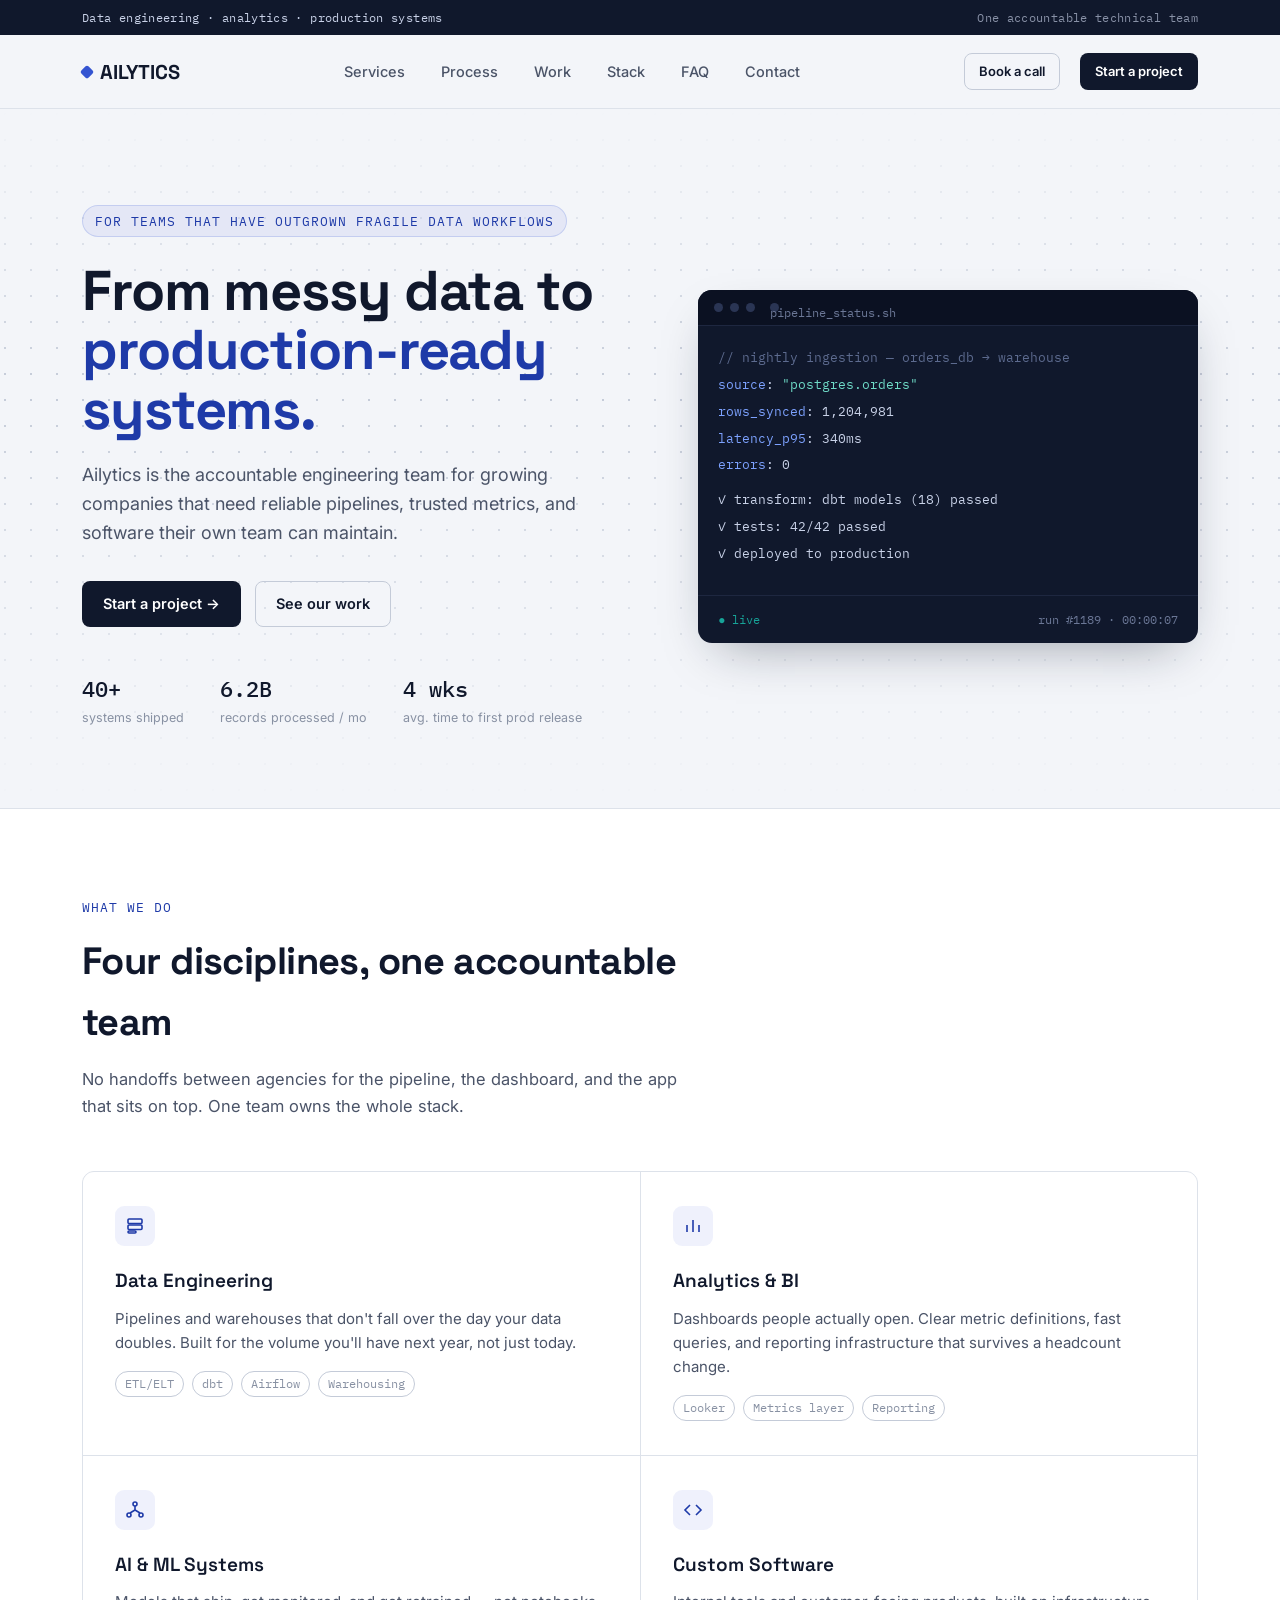
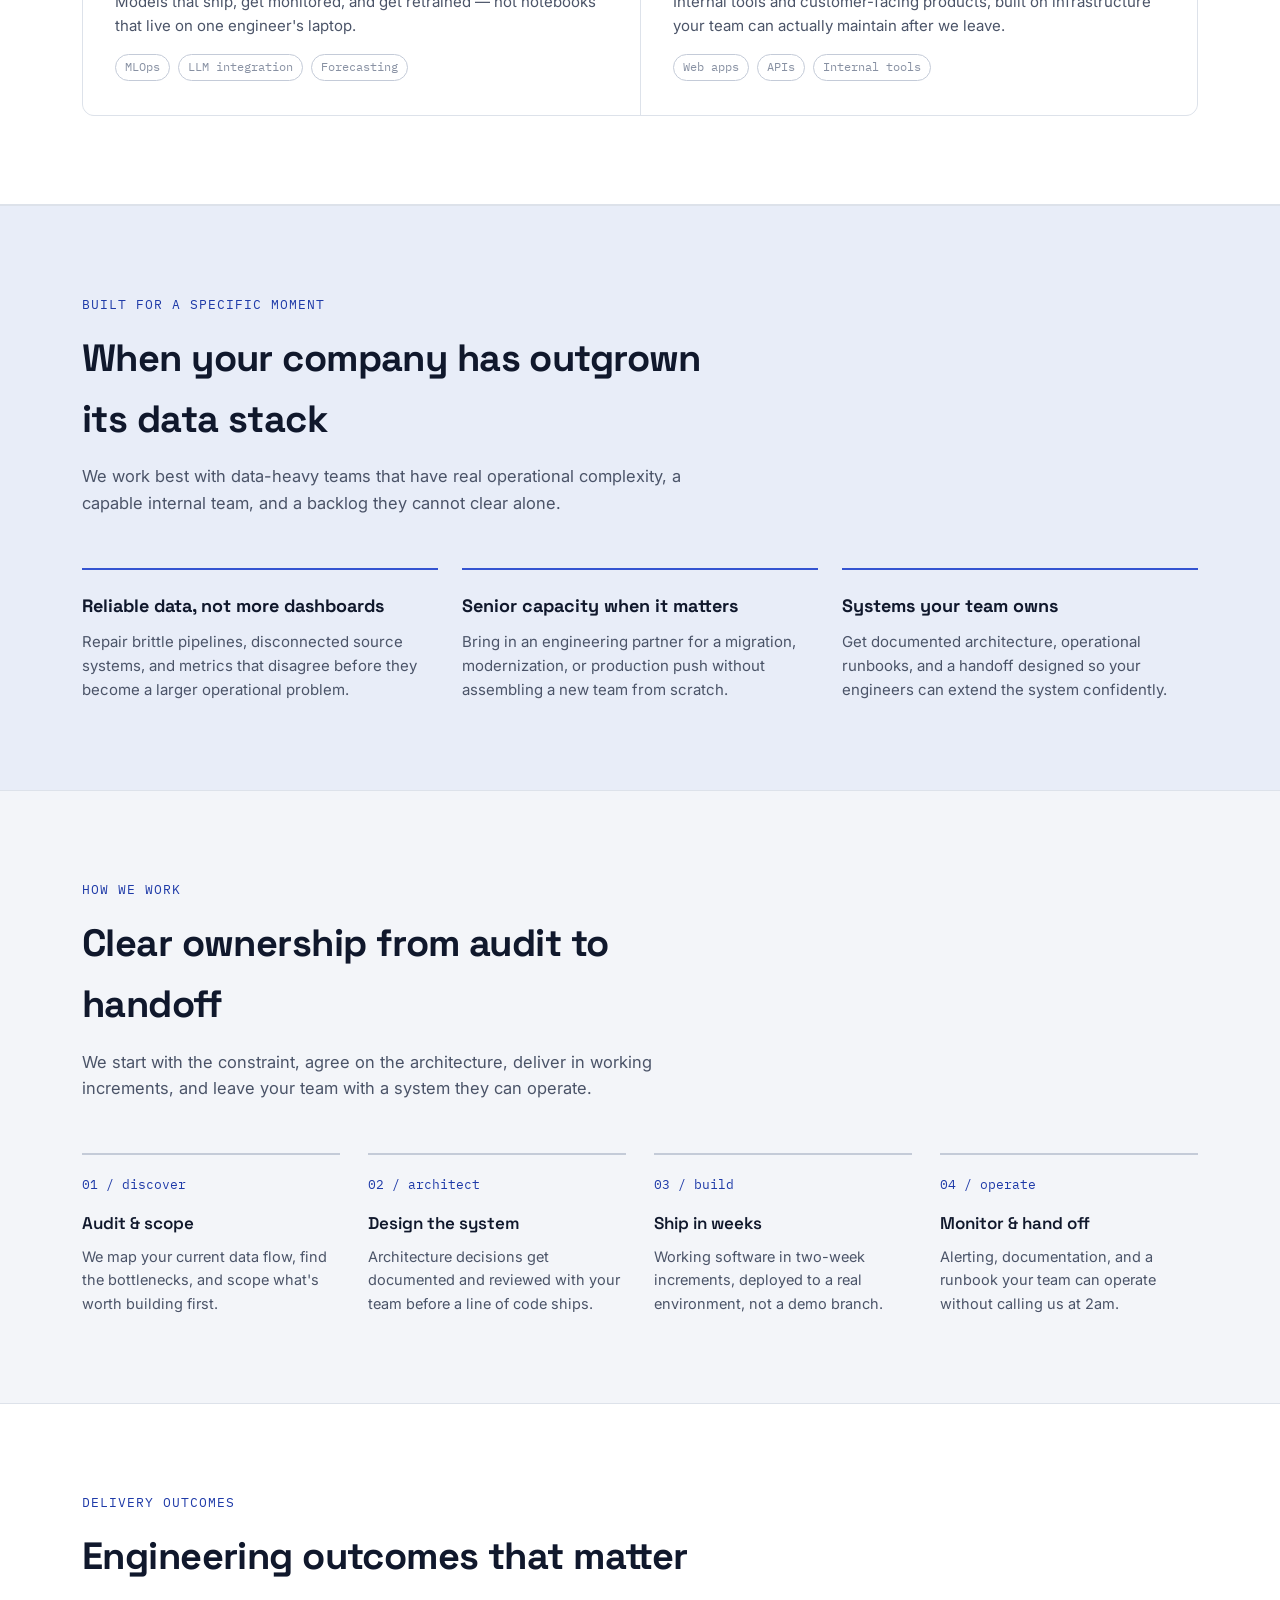
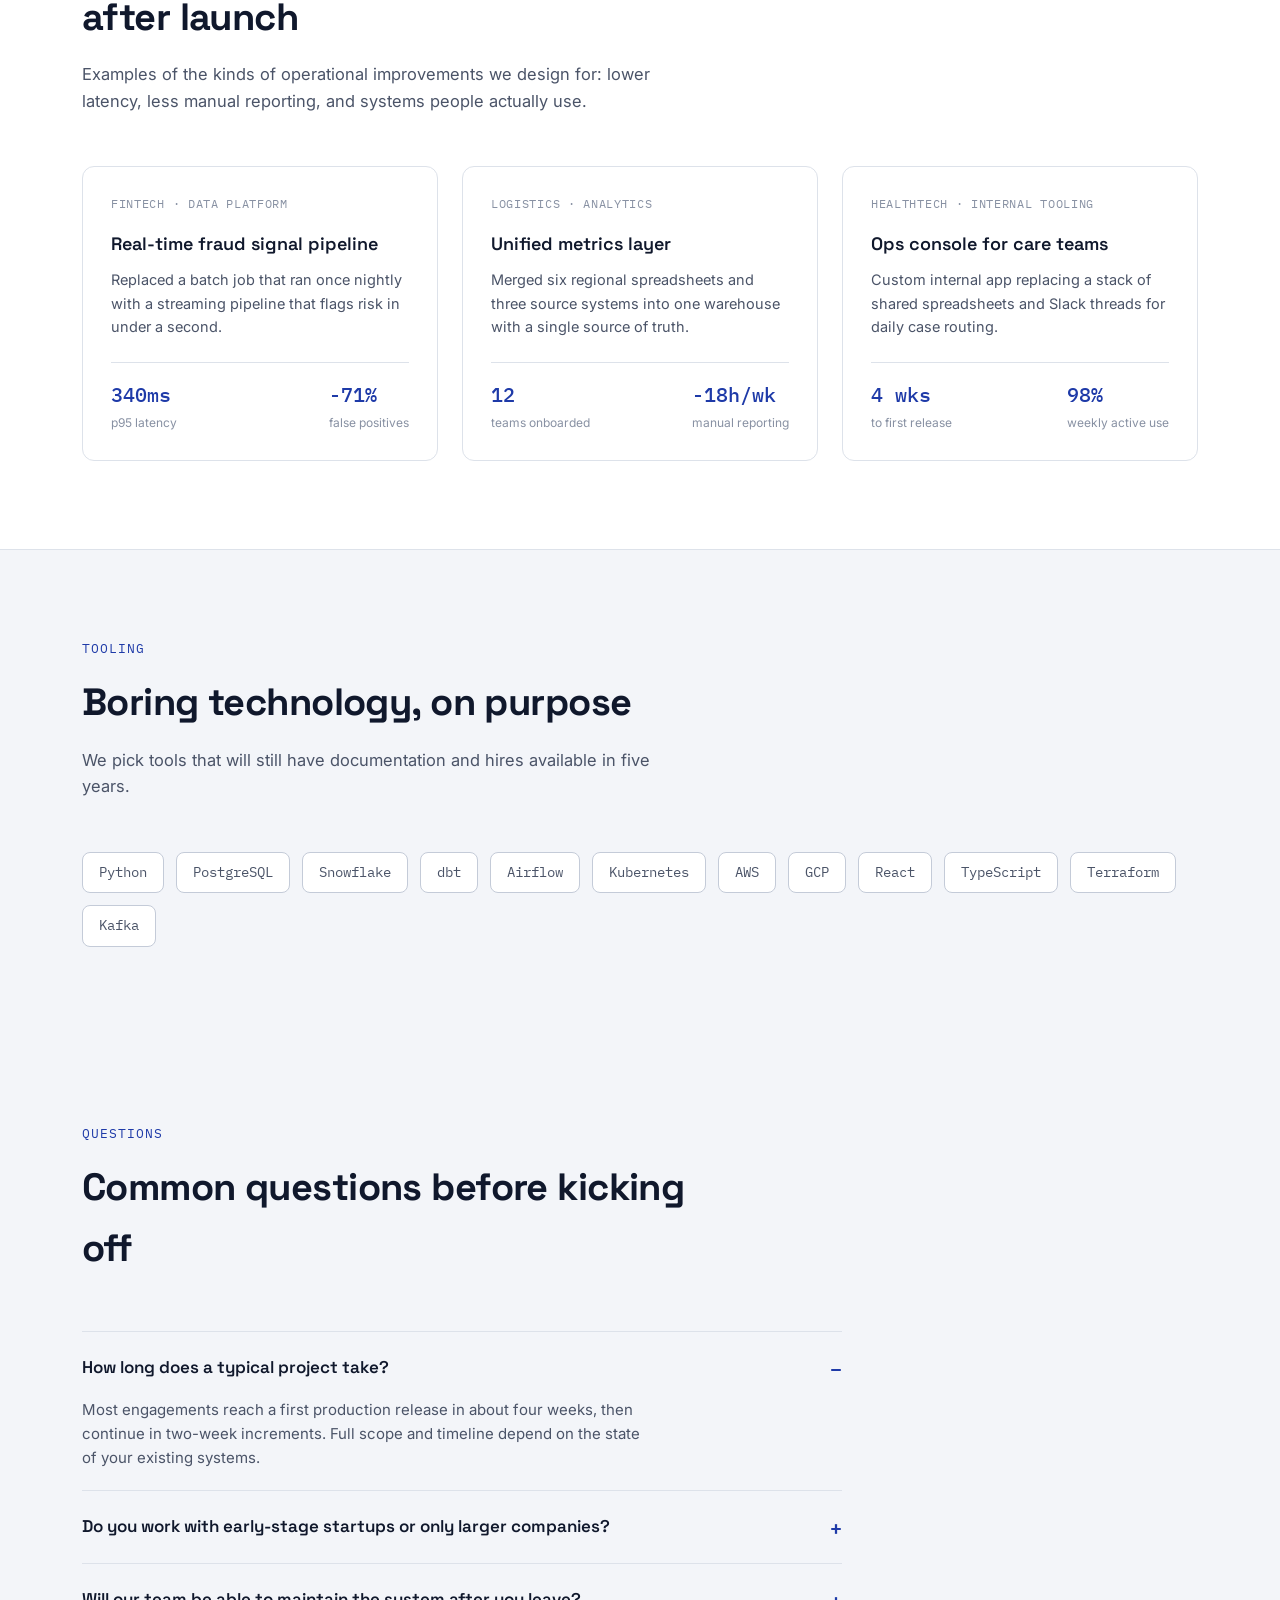
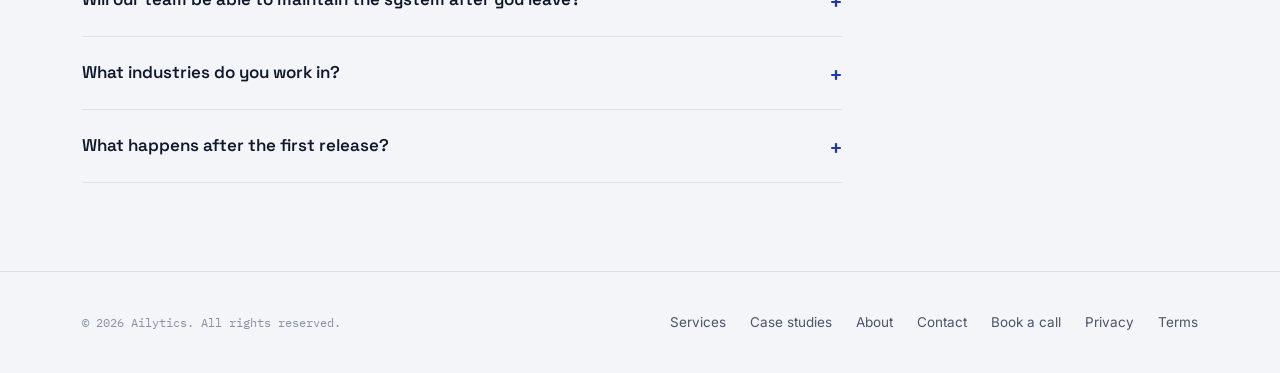
<file: index.html>
<!DOCTYPE html>
<html lang="en">
<head>
<meta charset="UTF-8">
<meta name="viewport" content="width=device-width, initial-scale=1.0">

<title>Ailytics | Production-Ready Data Systems for Growing Teams</title>
<meta name="description" content="Ailytics builds reliable data pipelines, trusted analytics, and production-ready systems for growing companies that have outgrown spreadsheets and fragile workflows.">
<meta name="keywords" content="data engineering services, data pipeline consulting, analytics engineering, AI-ready data infrastructure, data warehouse modernization, business intelligence services">
<meta name="robots" content="index, follow, max-image-preview:large, max-snippet:-1, max-video-preview:-1">
<meta name="author" content="Ailytics">
<link rel="canonical" href="https://ailytics.in/">
<meta name="theme-color" content="#10182C">

<!-- Open Graph / Facebook / LinkedIn -->
<meta property="og:type" content="website">
<meta property="og:url" content="https://ailytics.in/">
<meta property="og:site_name" content="Ailytics">
<meta property="og:title" content="Ailytics | Production-Ready Data Systems for Growing Teams">
<meta property="og:description" content="Reliable data pipelines, trusted analytics, and production-ready systems for teams that have outgrown fragile workflows.">
<meta property="og:image" content="https://ailytics.in/og-image.png">
<meta property="og:image:width" content="1200">
<meta property="og:image:height" content="630">
<meta property="og:locale" content="en_US">

<!-- Twitter / X -->
<meta name="twitter:card" content="summary_large_image">
<meta name="twitter:title" content="Ailytics | Production-Ready Data Systems for Growing Teams">
<meta name="twitter:description" content="Reliable data pipelines, trusted analytics, and production-ready systems for teams that have outgrown fragile workflows.">
<meta name="twitter:image" content="https://ailytics.in/og-image.png">

<!-- Favicons -->
<link rel="icon" href="/favicon.ico" sizes="any">
<link rel="icon" type="image/png" sizes="192x192" href="/favicon-192.png">
<link rel="apple-touch-icon" sizes="192x192" href="/favicon-192.png">
<link rel="icon" type="image/png" sizes="512x512" href="/favicon-512.png">

<link rel="preconnect" href="https://fonts.googleapis.com">
<link rel="preconnect" href="https://fonts.gstatic.com" crossorigin>
<link href="https://fonts.googleapis.com/css2?family=Space+Grotesk:wght@500;600;700&family=Inter:wght@400;500;600&family=IBM+Plex+Mono:wght@400;500&display=swap" rel="stylesheet">

<!-- ===== STRUCTURED DATA (JSON-LD) — helps Google show rich results and understand entity/services ===== -->
<script type="application/ld+json">
{
  "@context": "https://schema.org",
  "@type": "ProfessionalService",
  "name": "Ailytics",
  "url": "https://ailytics.in/",
  "logo": "https://ailytics.in/favicon-512.png",
  "image": "https://ailytics.in/og-image.png",
  "description": "Ailytics builds reliable data pipelines, trusted analytics, and production-ready systems for growing teams.",
  "priceRange": "$$$",
  "hasOfferCatalog": {
    "@type": "OfferCatalog",
    "name": "Services",
    "itemListElement": [
      { "@type": "Offer", "itemOffered": { "@type": "Service", "name": "Data Engineering", "description": "Pipelines, ETL/ELT, and data warehousing." } },
      { "@type": "Offer", "itemOffered": { "@type": "Service", "name": "Analytics & BI", "description": "Dashboards, reporting infrastructure, and metrics layers." } },
      { "@type": "Offer", "itemOffered": { "@type": "Service", "name": "AI & ML Systems", "description": "Model development, MLOps, and LLM integration." } },
      { "@type": "Offer", "itemOffered": { "@type": "Service", "name": "Custom Software", "description": "Web apps, APIs, and internal tools." } }
    ]
  }
}
</script>
<script type="application/ld+json">
{
  "@context": "https://schema.org",
  "@type": "WebSite",
  "name": "Ailytics",
  "url": "https://ailytics.in/"
}
</script>
<script type="application/ld+json">
{
  "@context": "https://schema.org",
  "@type": "FAQPage",
  "mainEntity": [
    {
      "@type": "Question",
      "name": "How long does a typical project take?",
      "acceptedAnswer": { "@type": "Answer", "text": "Most engagements reach a first production release in about four weeks, then continue in two-week increments. Full scope and timeline depend on the state of your existing systems." }
    },
    {
      "@type": "Question",
      "name": "Do you work with early-stage startups or only larger companies?",
      "acceptedAnswer": { "@type": "Answer", "text": "Both. We scope projects to the size of the problem, not a fixed package, so early-stage teams and established companies work with us on different but comparably structured engagements." }
    },
    {
      "@type": "Question",
      "name": "Will our team be able to maintain the system after you leave?",
      "acceptedAnswer": { "@type": "Answer", "text": "Yes. Every engagement includes documentation, a runbook, and a handoff period where your engineers operate the system with us still available for support." }
    },
    {
      "@type": "Question",
      "name": "What industries do you work in?",
      "acceptedAnswer": { "@type": "Answer", "text": "We've shipped systems in fintech, logistics, and healthtech, and generally work well with any team that has real operational data and outgrown manual processes." }
    },
    {
      "@type": "Question",
      "name": "What happens after the first release?",
      "acceptedAnswer": { "@type": "Answer", "text": "We agree the next priorities in two-week increments and provide monitoring, documentation, and a practical handoff path for your team." }
    }
  ]
}
</script>
<style>
  :root{
    --bg: #F3F5F9;
    --surface: #FFFFFF;
    --ink: #10182C;
    --ink-soft: #4B5468;
    --ink-faint: #8891A3;
    --accent: #3454D1;
    --accent-ink: #1E3AA8;
    --accent-2: #17A398;
    --line: #DDE2EA;
    --line-strong: #C4CBD8;
    --radius: 12px;
    --radius-sm: 8px;
    --shadow: 0 1px 2px rgba(16,24,44,0.04), 0 8px 24px -12px rgba(16,24,44,0.12);
    --font-display: "Space Grotesk", sans-serif;
    --font-body: "Inter", sans-serif;
    --font-mono: "IBM Plex Mono", monospace;
  }

  *{ box-sizing: border-box; margin:0; padding:0; }

  html{ scroll-behavior: smooth; }

  @media (prefers-reduced-motion: reduce){
    html{ scroll-behavior: auto; }
    *{ animation-duration: 0.01ms !important; animation-iteration-count: 1 !important; transition-duration: 0.01ms !important; }
  }

  body{
    background: var(--bg);
    color: var(--ink);
    font-family: var(--font-body);
    font-size: 16px;
    line-height: 1.6;
    -webkit-font-smoothing: antialiased;
  }

  img,svg{ display:block; max-width:100%; }

  a{ color: inherit; text-decoration: none; }

  .wrap{
    max-width: 1180px;
    margin: 0 auto;
    padding: 0 32px;
  }

  ::selection{ background: var(--accent); color: #fff; }

  :focus-visible{
    outline: 2px solid var(--accent);
    outline-offset: 3px;
    border-radius: 3px;
  }

  /* ---------- status strip ---------- */
  .status-strip{
    background: var(--ink);
    color: #C9D2E8;
    font-family: var(--font-mono);
    font-size: 12px;
    letter-spacing: 0.03em;
  }
  .status-strip .wrap{
    padding: 8px 32px;
    display:flex;
    align-items:center;
    justify-content:space-between;
    gap: 16px;
    flex-wrap: wrap;
  }
  .status-dot{
    display:inline-block;
    width:7px; height:7px;
    border-radius:50%;
    background: var(--accent-2);
    margin-right:8px;
    box-shadow: 0 0 0 0 rgba(23,163,152,0.6);
    animation: pulse 2.4s ease-out infinite;
  }
  @keyframes pulse{
    0%{ box-shadow: 0 0 0 0 rgba(23,163,152,0.55); }
    70%{ box-shadow: 0 0 0 6px rgba(23,163,152,0); }
    100%{ box-shadow: 0 0 0 0 rgba(23,163,152,0); }
  }
  .status-strip .meta{ opacity:0.65; }

  /* ---------- nav ---------- */
  header.site{
    position: sticky;
    top: 0;
    z-index: 50;
    background: rgba(243,245,249,0.88);
    backdrop-filter: blur(10px);
    border-bottom: 1px solid var(--line);
  }
  nav{
    display:flex;
    align-items:center;
    justify-content:space-between;
    padding: 18px 0;
  }
  .logo{
    font-family: var(--font-display);
    font-weight:700;
    font-size: 20px;
    letter-spacing: -0.01em;
    display:flex;
    align-items:center;
    gap:8px;
  }
  .logo .mark{
    width:10px; height:10px;
    background: var(--accent);
    border-radius: 2px;
    transform: rotate(45deg);
  }
  .nav-links{
    display:flex;
    gap: 36px;
    list-style:none;
    font-size: 14.5px;
    font-weight: 500;
  }
  .nav-links a{
    color: var(--ink-soft);
    position:relative;
    padding: 4px 0;
  }
  .nav-links a:hover{ color: var(--ink); }
  .nav-cta{
    display:flex;
    align-items:center;
    gap: 20px;
  }
  .btn{
    font-family: var(--font-body);
    font-weight: 600;
    font-size: 14.5px;
    padding: 10px 20px;
    border-radius: var(--radius-sm);
    border: 1px solid transparent;
    cursor:pointer;
    display:inline-flex;
    align-items:center;
    gap:8px;
    transition: transform 0.15s ease, box-shadow 0.15s ease, background 0.15s ease;
  }
  .btn-primary{
    background: var(--ink);
    color: #fff;
  }
  .btn-primary:hover{ background: var(--accent-ink); transform: translateY(-1px); }
  .btn-ghost{
    background: transparent;
    color: var(--ink);
    border-color: var(--line-strong);
  }
  .btn-ghost:hover{ border-color: var(--ink); }
  .btn-sm{ padding: 7px 14px; font-size: 13px; }

  .menu-toggle{
    display:none;
    background:none;
    border:none;
    cursor:pointer;
    width: 32px; height: 32px;
    flex-direction:column;
    justify-content:center;
    align-items:center;
    gap: 5px;
  }
  .menu-toggle span{
    width: 20px; height: 2px;
    background: var(--ink);
    display:block;
  }

  /* ---------- hero ---------- */
  .hero{
    padding: 96px 0 80px;
    background-image: radial-gradient(var(--line-strong) 1px, transparent 1px);
    background-size: 26px 26px;
    background-position: -8px -8px;
    position: relative;
  }
  .hero::before{
    content:"";
    position:absolute;
    inset:0;
    background: linear-gradient(180deg, var(--bg) 0%, rgba(243,245,249,0) 40%, var(--bg) 100%);
    pointer-events:none;
  }
  .hero .wrap{
    position:relative;
    display:grid;
    grid-template-columns: 1.05fr 0.95fr;
    gap: 64px;
    align-items:center;
  }
  .eyebrow{
    font-family: var(--font-mono);
    font-size: 12.5px;
    letter-spacing: 0.08em;
    text-transform: uppercase;
    color: var(--accent-ink);
    display:inline-flex;
    align-items:center;
    gap:8px;
    background: rgba(52,84,209,0.08);
    border: 1px solid rgba(52,84,209,0.18);
    padding: 5px 12px;
    border-radius: 100px;
    margin-bottom: 24px;
  }
  h1{
    font-family: var(--font-display);
    font-weight: 700;
    font-size: clamp(36px, 4.4vw, 56px);
    line-height: 1.06;
    letter-spacing: -0.02em;
    margin-bottom: 22px;
  }
  h1 em{
    font-style: normal;
    color: var(--accent-ink);
  }
  .lede{
    font-size: 18px;
    color: var(--ink-soft);
    max-width: 46ch;
    margin-bottom: 34px;
  }
  .hero-actions{
    display:flex;
    gap: 14px;
    margin-bottom: 44px;
    flex-wrap: wrap;
  }
  .hero-stats{
    display:flex;
    gap: 36px;
    flex-wrap:wrap;
  }
  .hero-stats div{ min-width: 90px; }
  .hero-stats .num{
    font-family: var(--font-mono);
    font-size: 22px;
    font-weight: 500;
    color: var(--ink);
  }
  .hero-stats .label{
    font-size: 12.5px;
    color: var(--ink-faint);
    margin-top: 2px;
  }

  /* console card */
  .console{
    background: var(--ink);
    border-radius: 14px;
    overflow: hidden;
    box-shadow: 0 20px 50px -20px rgba(16,24,44,0.4);
    font-family: var(--font-mono);
    font-size: 13px;
  }
  .console-bar{
    display:flex;
    align-items:center;
    gap:7px;
    padding: 13px 16px;
    background: #0B1122;
    border-bottom: 1px solid #1E2740;
  }
  .console-bar span{
    width:9px; height:9px;
    border-radius:50%;
    background: #2A3554;
  }
  .console-bar .title{
    margin-left:8px;
    color: #6B7796;
    font-size: 12px;
  }
  .console-body{
    padding: 22px 20px 24px;
    color: #C9D2E8;
  }
  .console-body .comment{ color: #5D6B8F; }
  .console-body .key{ color: #7DA2FF; }
  .console-body .str{ color: #6FDCC8; }
  .console-body .line{ margin-bottom: 6px; white-space: pre-wrap; }
  .console-foot{
    border-top: 1px solid #1E2740;
    padding: 14px 20px;
    display:flex;
    justify-content:space-between;
    align-items:center;
    font-size: 12px;
    color: #6B7796;
  }
  .console-foot .live{ color: var(--accent-2); display:flex; align-items:center; }

  /* ---------- section shell ---------- */
  section{ padding: 88px 0; }
  .section-head{
    max-width: 620px;
    margin-bottom: 52px;
  }
  .section-tag{
    font-family: var(--font-mono);
    font-size: 12.5px;
    letter-spacing: 0.08em;
    text-transform: uppercase;
    color: var(--accent-ink);
    margin-bottom: 14px;
    display:block;
  }
  h2{
    font-family: var(--font-display);
    font-weight: 700;
    font-size: clamp(28px, 3vw, 38px);
    letter-spacing: -0.015em;
    margin-bottom: 14px;
  }
  .section-head p{ color: var(--ink-soft); font-size: 16.5px; }

  /* ---------- services ---------- */
  .services{ background: var(--surface); border-top: 1px solid var(--line); border-bottom: 1px solid var(--line); }
  .service-grid{
    display:grid;
    grid-template-columns: repeat(2, 1fr);
    gap: 1px;
    background: var(--line);
    border: 1px solid var(--line);
    border-radius: var(--radius);
    overflow:hidden;
  }
  .service-card{
    background: var(--surface);
    padding: 34px 32px;
    transition: background 0.2s ease;
  }
  .service-card:hover{ background: #FAFBFD; }
  .service-icon{
    width: 40px; height:40px;
    border-radius: 9px;
    background: rgba(52,84,209,0.08);
    display:flex; align-items:center; justify-content:center;
    color: var(--accent-ink);
    margin-bottom: 20px;
  }
  .service-card h3{
    font-family: var(--font-display);
    font-size: 19px;
    font-weight: 600;
    margin-bottom: 10px;
  }
  .service-card p{
    color: var(--ink-soft);
    font-size: 15px;
    margin-bottom: 16px;
  }
  .service-tags{
    display:flex; flex-wrap:wrap; gap: 8px;
  }
  .service-tags span{
    font-family: var(--font-mono);
    font-size: 11.5px;
    color: var(--ink-faint);
    border: 1px solid var(--line-strong);
    padding: 3px 9px;
    border-radius: 100px;
  }

  /* ---------- fit ---------- */
  .fit{ background: #E8EDF8; border-top: 1px solid var(--line); border-bottom: 1px solid var(--line); }
  .fit-grid{
    display:grid;
    grid-template-columns: repeat(3, 1fr);
    gap: 24px;
  }
  .fit-item{
    border-top: 2px solid var(--accent);
    padding: 22px 0 0;
  }
  .fit-item h3{
    font-family: var(--font-display);
    font-size: 18px;
    margin-bottom: 9px;
  }
  .fit-item p{ color: var(--ink-soft); font-size: 15px; }

  /* ---------- process ---------- */
  .process-grid{
    display:grid;
    grid-template-columns: repeat(4, 1fr);
    gap: 28px;
  }
  .process-step{
    border-top: 2px solid var(--line-strong);
    padding-top: 20px;
    position:relative;
  }
  .process-step .idx{
    font-family: var(--font-mono);
    font-size: 13px;
    color: var(--accent-ink);
    display:block;
    margin-bottom: 14px;
  }
  .process-step h3{
    font-family: var(--font-display);
    font-size: 17px;
    font-weight: 600;
    margin-bottom: 8px;
  }
  .process-step p{ color: var(--ink-soft); font-size: 14.5px; }

  /* ---------- work ---------- */
  .work{ background: var(--surface); border-top: 1px solid var(--line); border-bottom: 1px solid var(--line); }
  .work-grid{
    display:grid;
    grid-template-columns: repeat(3, 1fr);
    gap: 24px;
  }
  .work-card{
    border: 1px solid var(--line);
    border-radius: var(--radius);
    padding: 28px;
    display:flex;
    flex-direction:column;
    height: 100%;
  }
  .work-tag{
    font-family: var(--font-mono);
    font-size: 11.5px;
    text-transform: uppercase;
    letter-spacing: 0.06em;
    color: var(--ink-faint);
    margin-bottom: 16px;
  }
  .work-card h3{
    font-family: var(--font-display);
    font-size: 18px;
    font-weight: 600;
    margin-bottom: 10px;
  }
  .work-card p{
    color: var(--ink-soft);
    font-size: 14.5px;
    margin-bottom: 24px;
    flex-grow: 1;
  }
  .work-stat{
    border-top: 1px solid var(--line);
    padding-top: 16px;
    display:flex;
    justify-content:space-between;
  }
  .work-stat div .num{
    font-family: var(--font-mono);
    font-size: 20px;
    color: var(--accent-ink);
    font-weight: 500;
  }
  .work-stat div .label{
    font-size: 12px;
    color: var(--ink-faint);
    margin-top: 2px;
  }

  /* ---------- stack ---------- */
  .stack-row{
    display:flex;
    flex-wrap:wrap;
    gap: 12px;
  }
  .stack-row span{
    font-family: var(--font-mono);
    font-size: 13.5px;
    color: var(--ink-soft);
    border: 1px solid var(--line-strong);
    background: var(--surface);
    padding: 9px 16px;
    border-radius: var(--radius-sm);
  }

  /* ---------- testimonials ---------- */
  .testimonials{ background: var(--ink); color: #E7EAF3; }
  .testimonial-grid{
    display:grid;
    grid-template-columns: repeat(2, 1fr);
    gap: 28px;
  }
  .quote-card{
    background: rgba(255,255,255,0.04);
    border: 1px solid rgba(255,255,255,0.09);
    border-radius: var(--radius);
    padding: 30px;
  }
  .quote-card p.q{
    font-family: var(--font-display);
    font-size: 19px;
    line-height: 1.45;
    font-weight: 500;
    margin-bottom: 22px;
  }
  .quote-attr{
    display:flex;
    align-items:center;
    gap: 12px;
  }
  .quote-avatar{
    width: 36px; height:36px;
    border-radius: 50%;
    background: linear-gradient(135deg, var(--accent), var(--accent-2));
    flex-shrink:0;
  }
  .quote-attr .role{ font-size: 13px; color: #9AA5C0; }
  .quote-attr .name{ font-size: 14.5px; font-weight: 600; }
  .testimonials .section-head p{ color: #9AA5C0; }
  .testimonials .section-tag{ color: var(--accent-2); }

  /* ---------- faq ---------- */
  .faq-list{ max-width: 760px; }
  .faq-item{
    border-top: 1px solid var(--line);
    padding: 20px 0;
  }
  .faq-item:last-child{ border-bottom: 1px solid var(--line); }
  .faq-item summary{
    cursor: pointer;
    font-family: var(--font-display);
    font-weight: 600;
    font-size: 17px;
    list-style: none;
    display:flex;
    justify-content:space-between;
    align-items:center;
    gap: 16px;
  }
  .faq-item summary::-webkit-details-marker{ display:none; }
  .faq-item summary::after{
    content: "+";
    font-family: var(--font-mono);
    font-size: 20px;
    color: var(--accent-ink);
    flex-shrink:0;
    transition: transform 0.2s ease;
  }
  .faq-item[open] summary::after{ content: "–"; }
  .faq-item p{
    color: var(--ink-soft);
    font-size: 15px;
    margin-top: 14px;
    max-width: 62ch;
  }

  /* ---------- footer ---------- */
  footer{
    border-top: 1px solid var(--line);
    padding: 40px 0;
  }
  footer .wrap{
    display:flex;
    justify-content:space-between;
    align-items:center;
    flex-wrap: wrap;
    gap: 16px;
  }
  footer .foot-links{
    display:flex;
    gap: 24px;
    font-size: 13.5px;
    color: var(--ink-soft);
    list-style:none;
  }
  footer .copyright{
    font-family: var(--font-mono);
    font-size: 12px;
    color: var(--ink-faint);
  }

  .mobile-booking{
    display:none;
    position:fixed;
    right:16px;
    bottom:16px;
    z-index:60;
    box-shadow: 0 10px 24px rgba(16,24,44,0.24);
  }

  /* ---------- reveal ---------- */
  .reveal{
    opacity: 0;
    transform: translateY(14px);
    transition: opacity 0.6s ease, transform 0.6s ease;
  }
  .reveal.in{ opacity: 1; transform: translateY(0); }

  /* ---------- responsive ---------- */
  @media (max-width: 980px){
    .hero .wrap{ grid-template-columns: 1fr; }
    .console{ max-width: 480px; }
    .service-grid{ grid-template-columns: 1fr; }
    .process-grid{ grid-template-columns: repeat(2, 1fr); }
    .work-grid{ grid-template-columns: 1fr; }
    .testimonial-grid{ grid-template-columns: 1fr; }
    .fit-grid{ grid-template-columns: 1fr; }
  }
  @media (max-width: 760px){
    .wrap{ padding: 0 20px; }
    .nav-links{
      position: fixed;
      top: 61px; left:0; right:0;
      background: var(--bg);
      border-bottom: 1px solid var(--line);
      flex-direction: column;
      padding: 20px;
      gap: 18px;
      display:none;
    }
    .nav-links.open{ display:flex; }
    .menu-toggle{ display:flex; }
    .nav-cta .btn-ghost{ display:none; }
    .hero{ padding: 56px 0 60px; }
    .hero-stats{ gap: 24px; }
    section{ padding: 60px 0; }
    .process-grid{ grid-template-columns: 1fr; }
    .status-strip .meta{ display:none; }
    .mobile-booking{ display:inline-flex; }
  }
</style>
</head>
<body>

  <div class="status-strip">
    <div class="wrap">
      <span>Data engineering · analytics · production systems</span>
      <span class="meta">One accountable technical team</span>
    </div>
  </div>

  <header class="site">
    <div class="wrap">
      <nav>
        <a href="#top" class="logo"><span class="mark"></span>AILYTICS</a>
        <ul class="nav-links" id="navLinks">
          <li><a href="services.html">Services</a></li>
          <li><a href="#process">Process</a></li>
          <li><a href="#work">Work</a></li>
          <li><a href="#stack">Stack</a></li>
          <li><a href="#faq">FAQ</a></li>
          <li><a href="contact.html">Contact</a></li>
        </ul>
        <div class="nav-cta">
          <a href="https://calendly.com/ailyticssystem/30min" class="btn btn-ghost btn-sm" target="_blank" rel="noopener noreferrer">Book a call</a>
          <a href="contact.html" class="btn btn-primary btn-sm">Start a project</a>
          <button class="menu-toggle" id="menuToggle" aria-label="Toggle menu" aria-expanded="false">
            <span></span><span></span><span></span>
          </button>
        </div>
      </nav>
    </div>
  </header>

  <main id="top">
    <!-- HERO -->
    <section class="hero">
      <div class="wrap">
        <div>
          <span class="eyebrow">For teams that have outgrown fragile data workflows</span>
          <h1>From messy data to <em>production-ready systems.</em></h1>
          <p class="lede">Ailytics is the accountable engineering team for growing companies that need reliable pipelines, trusted metrics, and software their own team can maintain.</p>
          <div class="hero-actions">
            <a href="contact.html" class="btn btn-primary">Start a project →</a>
            <a href="case-studies.html" class="btn btn-ghost">See our work</a>
          </div>
          <div class="hero-stats">
            <div><div class="num">40+</div><div class="label">systems shipped</div></div>
            <div><div class="num">6.2B</div><div class="label">records processed / mo</div></div>
            <div><div class="num">4 wks</div><div class="label">avg. time to first prod release</div></div>
          </div>
        </div>

        <div class="console">
          <div class="console-bar">
            <span></span><span></span><span></span>
            <span class="title">pipeline_status.sh</span>
          </div>
          <div class="console-body">
            <div class="line comment">// nightly ingestion — orders_db → warehouse</div>
            <div class="line"><span class="key">source</span>: <span class="str">"postgres.orders"</span></div>
            <div class="line"><span class="key">rows_synced</span>: 1,204,981</div>
            <div class="line"><span class="key">latency_p95</span>: 340ms</div>
            <div class="line"><span class="key">errors</span>: 0</div>
            <div class="line" style="margin-top:14px;">✓ transform: dbt models (18) passed</div>
            <div class="line">✓ tests: 42/42 passed</div>
            <div class="line">✓ deployed to production</div>
          </div>
          <div class="console-foot">
            <span class="live">● live</span>
            <span>run #1189 · 00:00:07</span>
          </div>
        </div>
      </div>
    </section>

    <!-- SERVICES -->
    <section id="services" class="services">
      <div class="wrap">
        <div class="section-head reveal">
          <span class="section-tag">What we do</span>
          <h2>Four disciplines, one accountable team</h2>
          <p>No handoffs between agencies for the pipeline, the dashboard, and the app that sits on top. One team owns the whole stack.</p>
        </div>

        <div class="service-grid reveal">
          <div class="service-card">
            <div class="service-icon">
              <svg width="20" height="20" viewBox="0 0 20 20" fill="none" stroke="currentColor" stroke-width="1.6" aria-hidden="true" focusable="false"><rect x="3" y="3" width="14" height="4.5" rx="1"/><rect x="3" y="9" width="14" height="4.5" rx="1"/><rect x="3" y="15" width="8" height="2" rx="1"/></svg>
            </div>
            <h3>Data Engineering</h3>
            <p>Pipelines and warehouses that don't fall over the day your data doubles. Built for the volume you'll have next year, not just today.</p>
            <div class="service-tags"><span>ETL/ELT</span><span>dbt</span><span>Airflow</span><span>Warehousing</span></div>
          </div>

          <div class="service-card">
            <div class="service-icon">
              <svg width="20" height="20" viewBox="0 0 20 20" fill="none" stroke="currentColor" stroke-width="1.6" aria-hidden="true" focusable="false"><path d="M4 16V9"/><path d="M10 16V4"/><path d="M16 16v-7"/></svg>
            </div>
            <h3>Analytics &amp; BI</h3>
            <p>Dashboards people actually open. Clear metric definitions, fast queries, and reporting infrastructure that survives a headcount change.</p>
            <div class="service-tags"><span>Looker</span><span>Metrics layer</span><span>Reporting</span></div>
          </div>

          <div class="service-card">
            <div class="service-icon">
              <svg width="20" height="20" viewBox="0 0 20 20" fill="none" stroke="currentColor" stroke-width="1.6" aria-hidden="true" focusable="false"><circle cx="10" cy="4" r="2"/><circle cx="4" cy="15" r="2"/><circle cx="16" cy="15" r="2"/><path d="M10 6v4M10 10 5 13M10 10l5 3"/></svg>
            </div>
            <h3>AI &amp; ML Systems</h3>
            <p>Models that ship, get monitored, and get retrained — not notebooks that live on one engineer's laptop.</p>
            <div class="service-tags"><span>MLOps</span><span>LLM integration</span><span>Forecasting</span></div>
          </div>

          <div class="service-card">
            <div class="service-icon">
              <svg width="20" height="20" viewBox="0 0 20 20" fill="none" stroke="currentColor" stroke-width="1.6" aria-hidden="true" focusable="false"><path d="M7 5 2 10l5 5"/><path d="M13 5l5 5-5 5"/></svg>
            </div>
            <h3>Custom Software</h3>
            <p>Internal tools and customer-facing products, built on infrastructure your team can actually maintain after we leave.</p>
            <div class="service-tags"><span>Web apps</span><span>APIs</span><span>Internal tools</span></div>
          </div>
        </div>
      </div>
    </section>

    <!-- FIT -->
    <section id="fit" class="fit">
      <div class="wrap">
        <div class="section-head reveal">
          <span class="section-tag">Built for a specific moment</span>
          <h2>When your company has outgrown its data stack</h2>
          <p>We work best with data-heavy teams that have real operational complexity, a capable internal team, and a backlog they cannot clear alone.</p>
        </div>
        <div class="fit-grid reveal">
          <div class="fit-item">
            <h3>Reliable data, not more dashboards</h3>
            <p>Repair brittle pipelines, disconnected source systems, and metrics that disagree before they become a larger operational problem.</p>
          </div>
          <div class="fit-item">
            <h3>Senior capacity when it matters</h3>
            <p>Bring in an engineering partner for a migration, modernization, or production push without assembling a new team from scratch.</p>
          </div>
          <div class="fit-item">
            <h3>Systems your team owns</h3>
            <p>Get documented architecture, operational runbooks, and a handoff designed so your engineers can extend the system confidently.</p>
          </div>
        </div>
      </div>
    </section>

    <!-- PROCESS -->
    <section id="process">
      <div class="wrap">
        <div class="section-head reveal">
          <span class="section-tag">How we work</span>
          <h2>Clear ownership from audit to handoff</h2>
          <p>We start with the constraint, agree on the architecture, deliver in working increments, and leave your team with a system they can operate.</p>
        </div>

        <div class="process-grid reveal">
          <div class="process-step">
            <span class="idx">01 / discover</span>
            <h3>Audit &amp; scope</h3>
            <p>We map your current data flow, find the bottlenecks, and scope what's worth building first.</p>
          </div>
          <div class="process-step">
            <span class="idx">02 / architect</span>
            <h3>Design the system</h3>
            <p>Architecture decisions get documented and reviewed with your team before a line of code ships.</p>
          </div>
          <div class="process-step">
            <span class="idx">03 / build</span>
            <h3>Ship in weeks</h3>
            <p>Working software in two-week increments, deployed to a real environment, not a demo branch.</p>
          </div>
          <div class="process-step">
            <span class="idx">04 / operate</span>
            <h3>Monitor &amp; hand off</h3>
            <p>Alerting, documentation, and a runbook your team can operate without calling us at 2am.</p>
          </div>
        </div>
      </div>
    </section>

    <!-- WORK -->
    <section id="work" class="work">
      <div class="wrap">
        <div class="section-head reveal">
          <span class="section-tag">Delivery outcomes</span>
          <h2>Engineering outcomes that matter after launch</h2>
          <p>Examples of the kinds of operational improvements we design for: lower latency, less manual reporting, and systems people actually use.</p>
        </div>

        <div class="work-grid reveal">
          <div class="work-card">
            <div class="work-tag">Fintech · Data platform</div>
            <h3>Real-time fraud signal pipeline</h3>
            <p>Replaced a batch job that ran once nightly with a streaming pipeline that flags risk in under a second.</p>
            <div class="work-stat">
              <div><div class="num">340ms</div><div class="label">p95 latency</div></div>
              <div><div class="num">-71%</div><div class="label">false positives</div></div>
            </div>
          </div>

          <div class="work-card">
            <div class="work-tag">Logistics · Analytics</div>
            <h3>Unified metrics layer</h3>
            <p>Merged six regional spreadsheets and three source systems into one warehouse with a single source of truth.</p>
            <div class="work-stat">
              <div><div class="num">12</div><div class="label">teams onboarded</div></div>
              <div><div class="num">-18h/wk</div><div class="label">manual reporting</div></div>
            </div>
          </div>

          <div class="work-card">
            <div class="work-tag">Healthtech · Internal tooling</div>
            <h3>Ops console for care teams</h3>
            <p>Custom internal app replacing a stack of shared spreadsheets and Slack threads for daily case routing.</p>
            <div class="work-stat">
              <div><div class="num">4 wks</div><div class="label">to first release</div></div>
              <div><div class="num">98%</div><div class="label">weekly active use</div></div>
            </div>
          </div>
        </div>
      </div>
    </section>

    <!-- STACK -->
    <section id="stack">
      <div class="wrap">
        <div class="section-head reveal">
          <span class="section-tag">Tooling</span>
          <h2>Boring technology, on purpose</h2>
          <p>We pick tools that will still have documentation and hires available in five years.</p>
        </div>
        <div class="stack-row reveal">
          <span>Python</span><span>PostgreSQL</span><span>Snowflake</span><span>dbt</span>
          <span>Airflow</span><span>Kubernetes</span><span>AWS</span><span>GCP</span>
          <span>React</span><span>TypeScript</span><span>Terraform</span><span>Kafka</span>
        </div>
      </div>
    </section>

    <!-- FAQ -->
    <section id="faq">
      <div class="wrap">
        <div class="section-head reveal">
          <span class="section-tag">Questions</span>
          <h2>Common questions before kicking off</h2>
        </div>
        <div class="faq-list reveal">
          <details class="faq-item" open>
            <summary>How long does a typical project take?</summary>
            <p>Most engagements reach a first production release in about four weeks, then continue in two-week increments. Full scope and timeline depend on the state of your existing systems.</p>
          </details>
          <details class="faq-item">
            <summary>Do you work with early-stage startups or only larger companies?</summary>
            <p>Both. We scope projects to the size of the problem, not a fixed package, so early-stage teams and established companies work with us on different but comparably structured engagements.</p>
          </details>
          <details class="faq-item">
            <summary>Will our team be able to maintain the system after you leave?</summary>
            <p>Yes. Every engagement includes documentation, a runbook, and a handoff period where your engineers operate the system with us still available for support.</p>
          </details>
          <details class="faq-item">
            <summary>What industries do you work in?</summary>
            <p>We've shipped systems in fintech, logistics, and healthtech, and generally work well with any team that has real operational data and outgrown manual processes.</p>
          </details>
          <details class="faq-item">
            <summary>What happens after the first release?</summary>
            <p>We agree the next priorities in two-week increments and provide monitoring, documentation, and a practical handoff path for your team.</p>
          </details>
        </div>
      </div>
    </section>

  </main>

  <footer>
    <div class="wrap">
      <span class="copyright">© 2026 Ailytics. All rights reserved.</span>
      <ul class="foot-links">
        <li><a href="services.html">Services</a></li>
        <li><a href="case-studies.html">Case studies</a></li>
        <li><a href="about.html">About</a></li>
        <li><a href="contact.html">Contact</a></li>
        <li><a href="https://calendly.com/ailyticssystem/30min" target="_blank" rel="noopener noreferrer">Book a call</a></li>
        <li><a href="privacy.html">Privacy</a></li>
        <li><a href="terms.html">Terms</a></li>
      </ul>
    </div>
  </footer>

  <script>
    // mobile menu
    const menuToggle = document.getElementById('menuToggle');
    const navLinks = document.getElementById('navLinks');
    menuToggle.addEventListener('click', () => {
      const isOpen = navLinks.classList.toggle('open');
      menuToggle.setAttribute('aria-expanded', isOpen);
    });
    navLinks.querySelectorAll('a').forEach(a => {
      a.addEventListener('click', () => {
        navLinks.classList.remove('open');
        menuToggle.setAttribute('aria-expanded', 'false');
      });
    });

    // scroll reveal
    const revealEls = document.querySelectorAll('.reveal');
    if ('IntersectionObserver' in window) {
      const io = new IntersectionObserver((entries) => {
        entries.forEach(entry => {
          if (entry.isIntersecting) {
            entry.target.classList.add('in');
            io.unobserve(entry.target);
          }
        });
      }, { threshold: 0.12 });
      revealEls.forEach(el => io.observe(el));
    } else {
      revealEls.forEach(el => el.classList.add('in'));
    }
  </script>
  <a class="btn btn-primary mobile-booking" href="https://calendly.com/ailyticssystem/30min" target="_blank" rel="noopener noreferrer">Book a call</a>
</body>
</html>
</file>
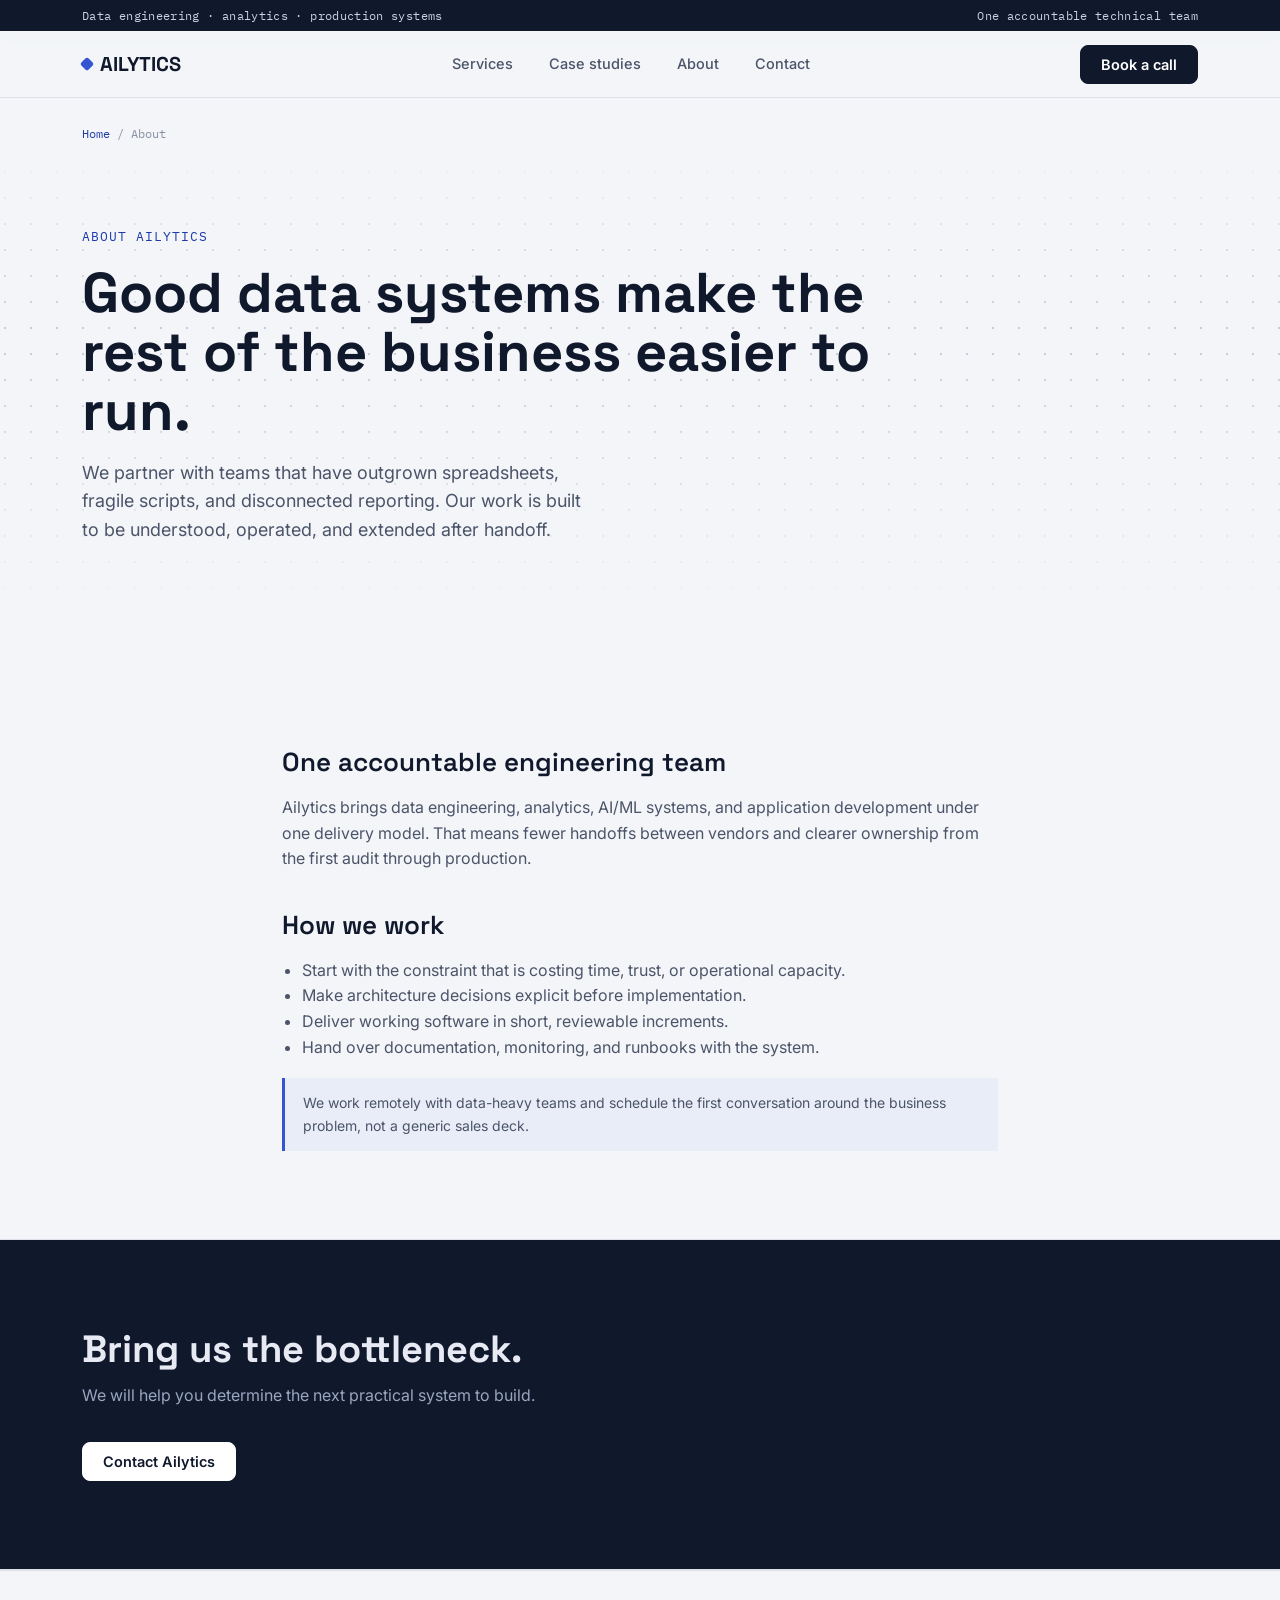
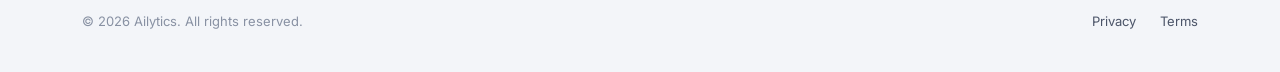
<file: about.html>
<!doctype html><html lang="en"><head><meta charset="utf-8"><meta name="viewport" content="width=device-width,initial-scale=1"><title>About Ailytics | Accountable Data Engineering</title><meta name="description" content="Learn how Ailytics helps growing teams turn fragmented operational data into reliable production systems."><link rel="canonical" href="https://ailytics.in/about.html"><meta property="og:title" content="About Ailytics"><meta property="og:description" content="An accountable engineering partner for production-ready data systems."><meta property="og:image" content="https://ailytics.in/og-image.png"><link rel="stylesheet" href="site.css"><link rel="preconnect" href="https://fonts.googleapis.com"><link rel="preconnect" href="https://fonts.gstatic.com" crossorigin><link href="https://fonts.googleapis.com/css2?family=Space+Grotesk:wght@500;600;700&family=Inter:wght@400;500;600&family=IBM+Plex+Mono:wght@400;500&display=swap" rel="stylesheet"></head><body><div class="strip"><div class="wrap"><span>Data engineering · analytics · production systems</span><span>One accountable technical team</span></div></div><header class="site-header"><nav class="nav wrap"><a class="brand" href="index.html"><i class="mark"></i>AILYTICS</a><ul class="links"><li><a href="services.html">Services</a></li><li><a href="case-studies.html">Case studies</a></li><li><a href="about.html">About</a></li><li><a href="contact.html">Contact</a></li></ul><a class="button" href="https://calendly.com/ailyticssystem/30min" target="_blank" rel="noopener noreferrer">Book a call</a></nav></header><main><div class="wrap breadcrumb"><a href="index.html">Home</a> / About</div><section class="hero"><div class="wrap"><span class="eyebrow">About Ailytics</span><h1>Good data systems make the rest of the business easier to run.</h1><p>We partner with teams that have outgrown spreadsheets, fragile scripts, and disconnected reporting. Our work is built to be understood, operated, and extended after handoff.</p></div></section><section><div class="wrap prose"><h2>One accountable engineering team</h2><p>Ailytics brings data engineering, analytics, AI/ML systems, and application development under one delivery model. That means fewer handoffs between vendors and clearer ownership from the first audit through production.</p><h2>How we work</h2><ul><li>Start with the constraint that is costing time, trust, or operational capacity.</li><li>Make architecture decisions explicit before implementation.</li><li>Deliver working software in short, reviewable increments.</li><li>Hand over documentation, monitoring, and runbooks with the system.</li></ul><div class="callout">We work remotely with data-heavy teams and schedule the first conversation around the business problem, not a generic sales deck.</div></div></section><section class="banner"><div class="wrap"><h2>Bring us the bottleneck.</h2><p>We will help you determine the next practical system to build.</p><div class="actions"><a class="button" href="contact.html">Contact Ailytics</a></div></div></section></main><footer><div class="wrap"><span>© 2026 Ailytics. All rights reserved.</span><ul class="foot-links"><li><a href="privacy.html">Privacy</a></li><li><a href="terms.html">Terms</a></li></ul></div></footer><a class="button mobile-book" href="https://calendly.com/ailyticssystem/30min" target="_blank" rel="noopener noreferrer">Book a call</a></body></html>
</file>
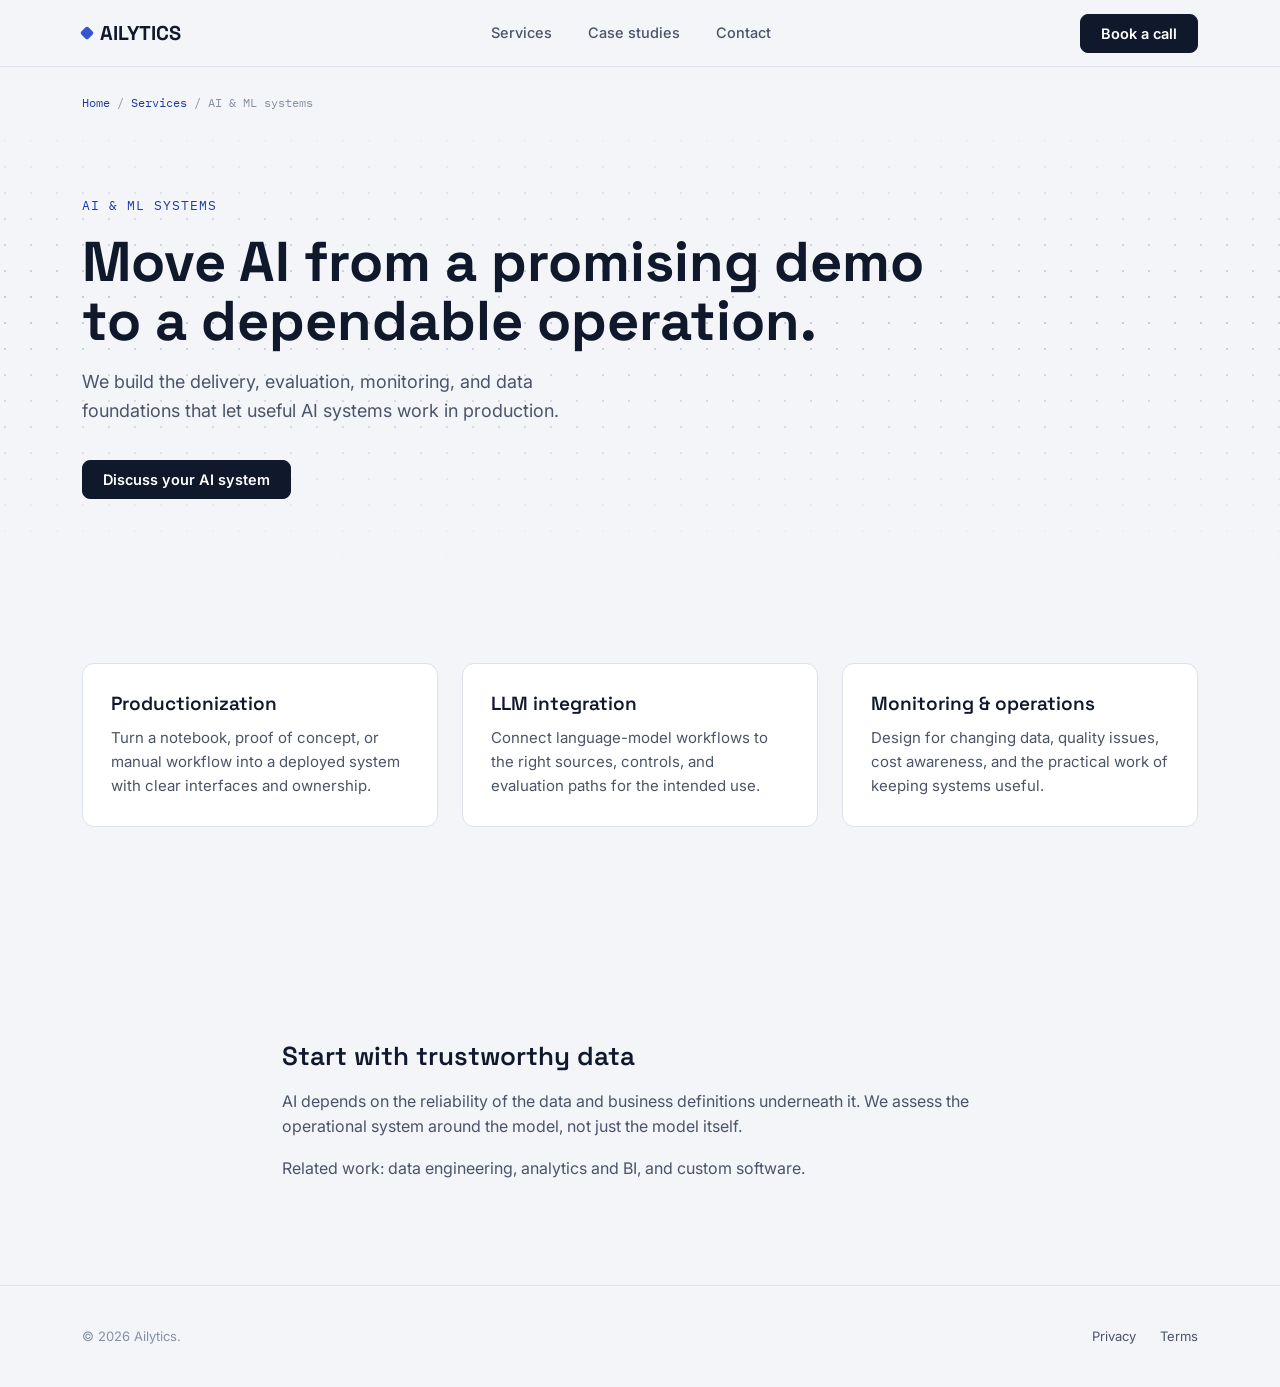
<file: ai-ml-systems.html>
<!doctype html><html lang="en"><head><meta charset="utf-8"><meta name="viewport" content="width=device-width,initial-scale=1"><title>AI & ML Systems | Ailytics</title><meta name="description" content="Ailytics helps teams deploy, monitor, and maintain practical AI and ML systems on reliable data foundations."><link rel="canonical" href="https://ailytics.in/ai-ml-systems.html"><meta property="og:title" content="AI & ML Systems | Ailytics"><meta property="og:description" content="Production-oriented AI and ML systems on reliable data foundations."><meta property="og:image" content="https://ailytics.in/og-image.png"><link rel="stylesheet" href="site.css"><link rel="preconnect" href="https://fonts.googleapis.com"><link rel="preconnect" href="https://fonts.gstatic.com" crossorigin><link href="https://fonts.googleapis.com/css2?family=Space+Grotesk:wght@500;600;700&family=Inter:wght@400;500;600&family=IBM+Plex+Mono:wght@400;500&display=swap" rel="stylesheet"></head><body><header class="site-header"><nav class="nav wrap"><a class="brand" href="index.html"><i class="mark"></i>AILYTICS</a><ul class="links"><li><a href="services.html">Services</a></li><li><a href="case-studies.html">Case studies</a></li><li><a href="contact.html">Contact</a></li></ul><a class="button" href="https://calendly.com/ailyticssystem/30min" target="_blank" rel="noopener noreferrer">Book a call</a></nav></header><main><div class="wrap breadcrumb"><a href="index.html">Home</a> / <a href="services.html">Services</a> / AI & ML systems</div><section class="hero"><div class="wrap"><span class="eyebrow">AI & ML systems</span><h1>Move AI from a promising demo to a dependable operation.</h1><p>We build the delivery, evaluation, monitoring, and data foundations that let useful AI systems work in production.</p><div class="actions"><a class="button" href="contact.html">Discuss your AI system</a></div></div></section><section><div class="wrap grid"><article class="card"><h2>Productionization</h2><p>Turn a notebook, proof of concept, or manual workflow into a deployed system with clear interfaces and ownership.</p></article><article class="card"><h2>LLM integration</h2><p>Connect language-model workflows to the right sources, controls, and evaluation paths for the intended use.</p></article><article class="card"><h2>Monitoring & operations</h2><p>Design for changing data, quality issues, cost awareness, and the practical work of keeping systems useful.</p></article></div></section><section><div class="wrap prose"><h2>Start with trustworthy data</h2><p>AI depends on the reliability of the data and business definitions underneath it. We assess the operational system around the model, not just the model itself.</p><p>Related work: <a href="data-engineering.html">data engineering</a>, <a href="analytics-bi.html">analytics and BI</a>, and <a href="custom-software.html">custom software</a>.</p></div></section></main><footer><div class="wrap"><span>© 2026 Ailytics.</span><ul class="foot-links"><li><a href="privacy.html">Privacy</a></li><li><a href="terms.html">Terms</a></li></ul></div></footer><a class="button mobile-book" href="https://calendly.com/ailyticssystem/30min" target="_blank" rel="noopener noreferrer">Book a call</a></body></html>
</file>
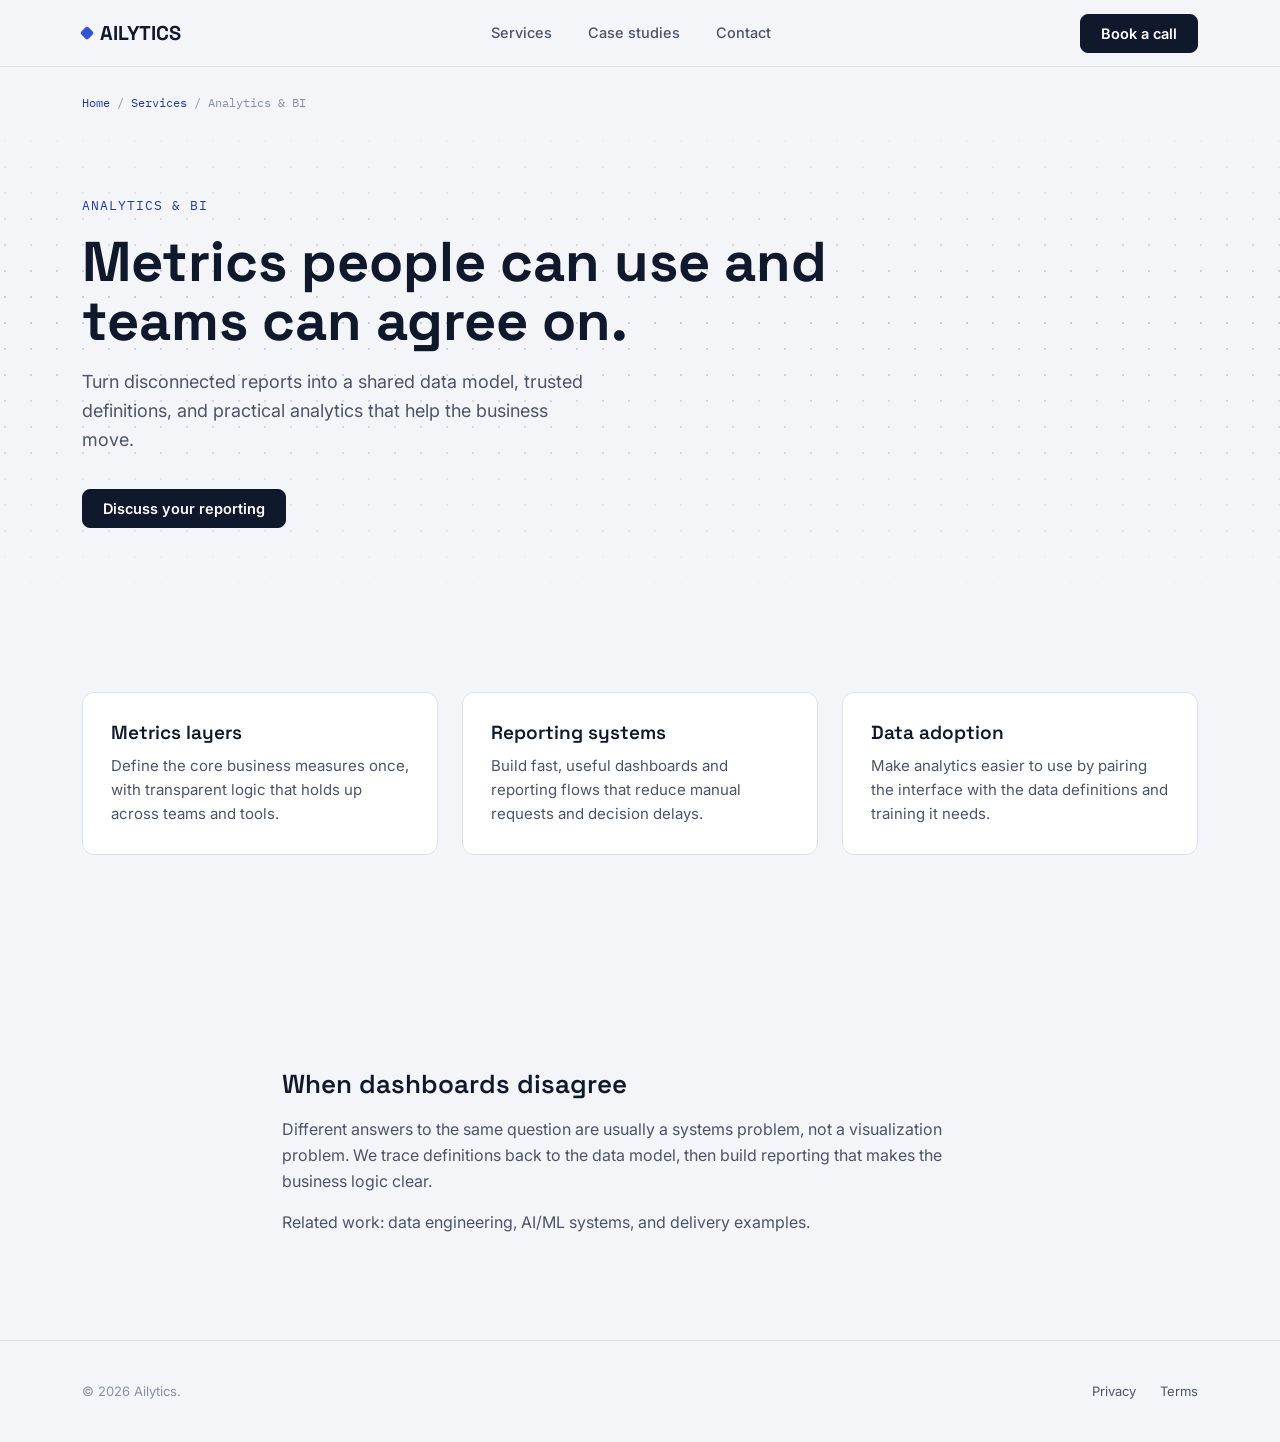
<file: analytics-bi.html>
<!doctype html><html lang="en"><head><meta charset="utf-8"><meta name="viewport" content="width=device-width,initial-scale=1"><title>Analytics & BI Services | Ailytics</title><meta name="description" content="Ailytics builds trusted metrics, dashboards, and reporting infrastructure that help teams make decisions with confidence."><link rel="canonical" href="https://ailytics.in/analytics-bi.html"><meta property="og:title" content="Analytics & BI Services | Ailytics"><meta property="og:description" content="Trusted metrics and reporting infrastructure."><meta property="og:image" content="https://ailytics.in/og-image.png"><link rel="stylesheet" href="site.css"><link rel="preconnect" href="https://fonts.googleapis.com"><link rel="preconnect" href="https://fonts.gstatic.com" crossorigin><link href="https://fonts.googleapis.com/css2?family=Space+Grotesk:wght@500;600;700&family=Inter:wght@400;500;600&family=IBM+Plex+Mono:wght@400;500&display=swap" rel="stylesheet"></head><body><header class="site-header"><nav class="nav wrap"><a class="brand" href="index.html"><i class="mark"></i>AILYTICS</a><ul class="links"><li><a href="services.html">Services</a></li><li><a href="case-studies.html">Case studies</a></li><li><a href="contact.html">Contact</a></li></ul><a class="button" href="https://calendly.com/ailyticssystem/30min" target="_blank" rel="noopener noreferrer">Book a call</a></nav></header><main><div class="wrap breadcrumb"><a href="index.html">Home</a> / <a href="services.html">Services</a> / Analytics & BI</div><section class="hero"><div class="wrap"><span class="eyebrow">Analytics & BI</span><h1>Metrics people can use and teams can agree on.</h1><p>Turn disconnected reports into a shared data model, trusted definitions, and practical analytics that help the business move.</p><div class="actions"><a class="button" href="contact.html">Discuss your reporting</a></div></div></section><section><div class="wrap grid"><article class="card"><h2>Metrics layers</h2><p>Define the core business measures once, with transparent logic that holds up across teams and tools.</p></article><article class="card"><h2>Reporting systems</h2><p>Build fast, useful dashboards and reporting flows that reduce manual requests and decision delays.</p></article><article class="card"><h2>Data adoption</h2><p>Make analytics easier to use by pairing the interface with the data definitions and training it needs.</p></article></div></section><section><div class="wrap prose"><h2>When dashboards disagree</h2><p>Different answers to the same question are usually a systems problem, not a visualization problem. We trace definitions back to the data model, then build reporting that makes the business logic clear.</p><p>Related work: <a href="data-engineering.html">data engineering</a>, <a href="ai-ml-systems.html">AI/ML systems</a>, and <a href="case-studies.html">delivery examples</a>.</p></div></section></main><footer><div class="wrap"><span>© 2026 Ailytics.</span><ul class="foot-links"><li><a href="privacy.html">Privacy</a></li><li><a href="terms.html">Terms</a></li></ul></div></footer><a class="button mobile-book" href="https://calendly.com/ailyticssystem/30min" target="_blank" rel="noopener noreferrer">Book a call</a></body></html>
</file>
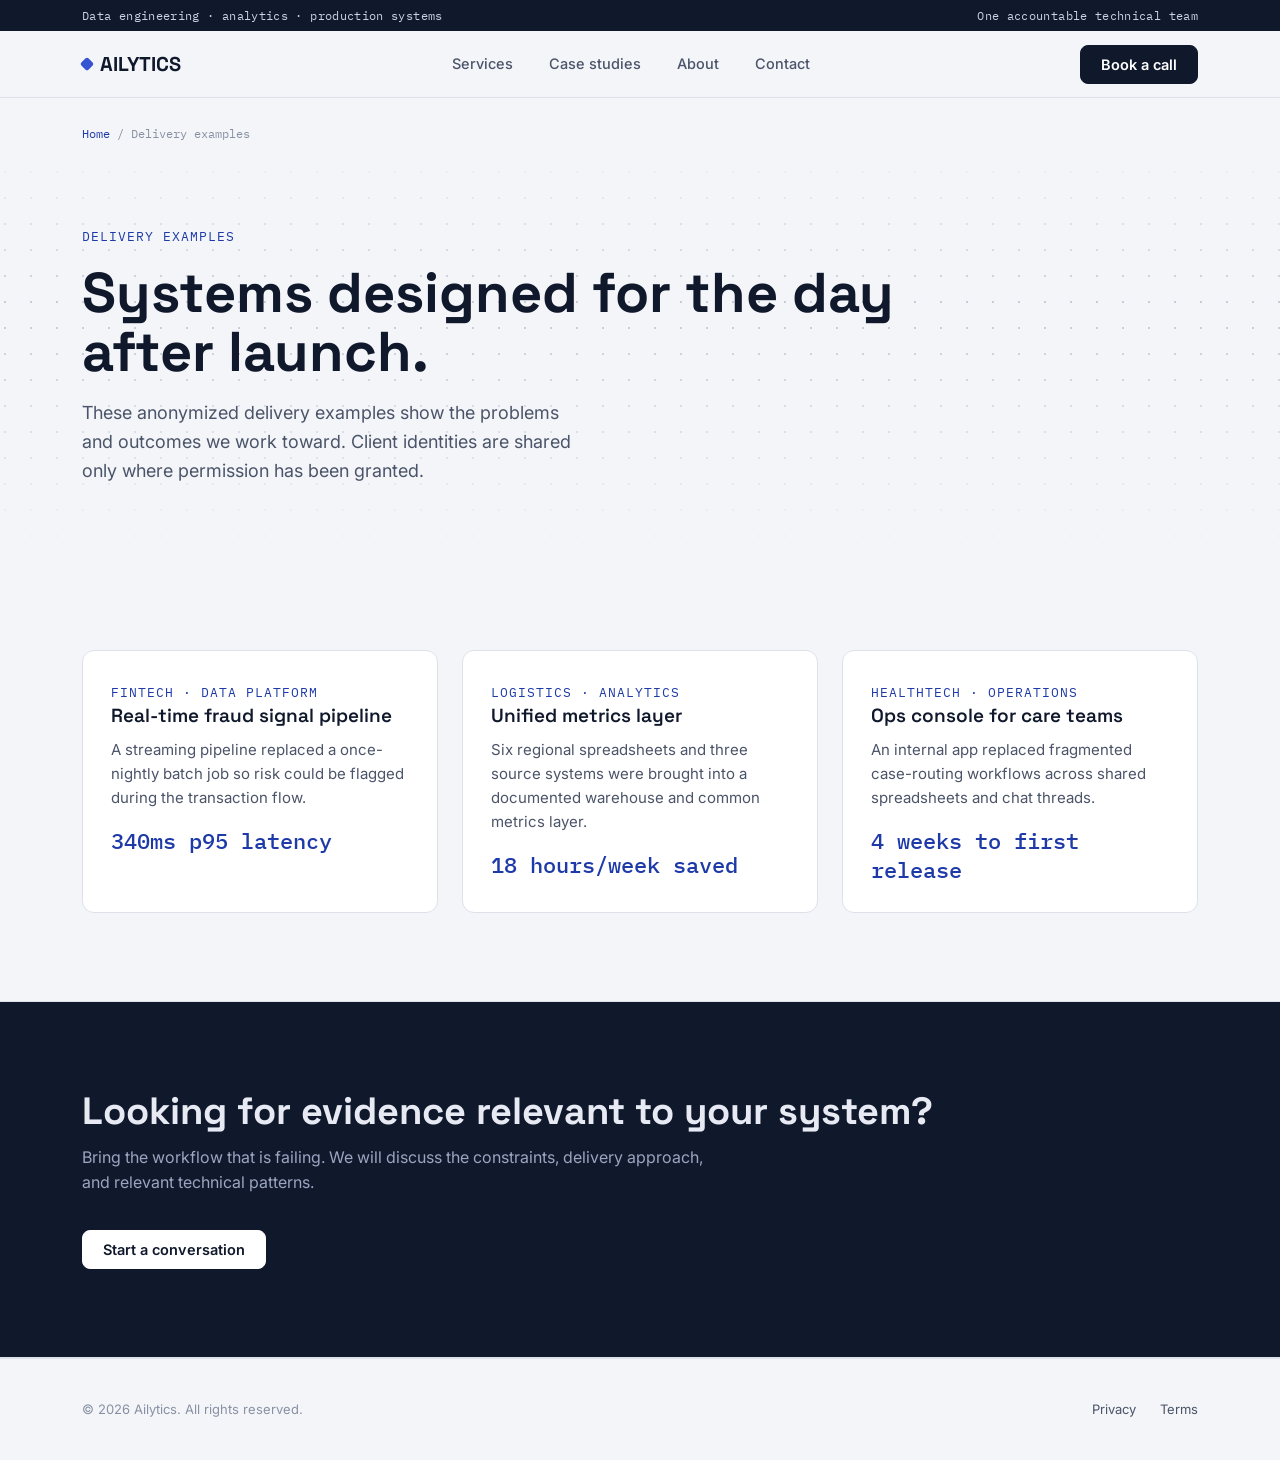
<file: case-studies.html>
<!doctype html><html lang="en"><head><meta charset="utf-8"><meta name="viewport" content="width=device-width,initial-scale=1"><title>Data Systems Delivery Examples | Ailytics</title><meta name="description" content="See the data platform, analytics, and internal tooling outcomes Ailytics designs for production teams."><link rel="canonical" href="https://ailytics.in/case-studies.html"><meta property="og:title" content="Data Systems Delivery Examples | Ailytics"><meta property="og:description" content="Production data, analytics, and software delivery outcomes."><meta property="og:image" content="https://ailytics.in/og-image.png"><link rel="stylesheet" href="site.css"><link rel="preconnect" href="https://fonts.googleapis.com"><link rel="preconnect" href="https://fonts.gstatic.com" crossorigin><link href="https://fonts.googleapis.com/css2?family=Space+Grotesk:wght@500;600;700&family=Inter:wght@400;500;600&family=IBM+Plex+Mono:wght@400;500&display=swap" rel="stylesheet"></head><body><div class="strip"><div class="wrap"><span>Data engineering · analytics · production systems</span><span>One accountable technical team</span></div></div><header class="site-header"><nav class="nav wrap"><a class="brand" href="index.html"><i class="mark"></i>AILYTICS</a><ul class="links"><li><a href="services.html">Services</a></li><li><a href="case-studies.html">Case studies</a></li><li><a href="about.html">About</a></li><li><a href="contact.html">Contact</a></li></ul><a class="button" href="https://calendly.com/ailyticssystem/30min" target="_blank" rel="noopener noreferrer">Book a call</a></nav></header><main><div class="wrap breadcrumb"><a href="index.html">Home</a> / Delivery examples</div><section class="hero"><div class="wrap"><span class="eyebrow">Delivery examples</span><h1>Systems designed for the day after launch.</h1><p>These anonymized delivery examples show the problems and outcomes we work toward. Client identities are shared only where permission has been granted.</p></div></section><section><div class="wrap grid"><article class="card"><span class="eyebrow">Fintech · data platform</span><h2>Real-time fraud signal pipeline</h2><p>A streaming pipeline replaced a once-nightly batch job so risk could be flagged during the transaction flow.</p><div class="case-stat">340ms p95 latency</div></article><article class="card"><span class="eyebrow">Logistics · analytics</span><h2>Unified metrics layer</h2><p>Six regional spreadsheets and three source systems were brought into a documented warehouse and common metrics layer.</p><div class="case-stat">18 hours/week saved</div></article><article class="card"><span class="eyebrow">Healthtech · operations</span><h2>Ops console for care teams</h2><p>An internal app replaced fragmented case-routing workflows across shared spreadsheets and chat threads.</p><div class="case-stat">4 weeks to first release</div></article></div></section><section class="banner"><div class="wrap"><h2>Looking for evidence relevant to your system?</h2><p>Bring the workflow that is failing. We will discuss the constraints, delivery approach, and relevant technical patterns.</p><div class="actions"><a class="button" href="contact.html">Start a conversation</a></div></div></section></main><footer><div class="wrap"><span>© 2026 Ailytics. All rights reserved.</span><ul class="foot-links"><li><a href="privacy.html">Privacy</a></li><li><a href="terms.html">Terms</a></li></ul></div></footer><a class="button mobile-book" href="https://calendly.com/ailyticssystem/30min" target="_blank" rel="noopener noreferrer">Book a call</a></body></html>
</file>
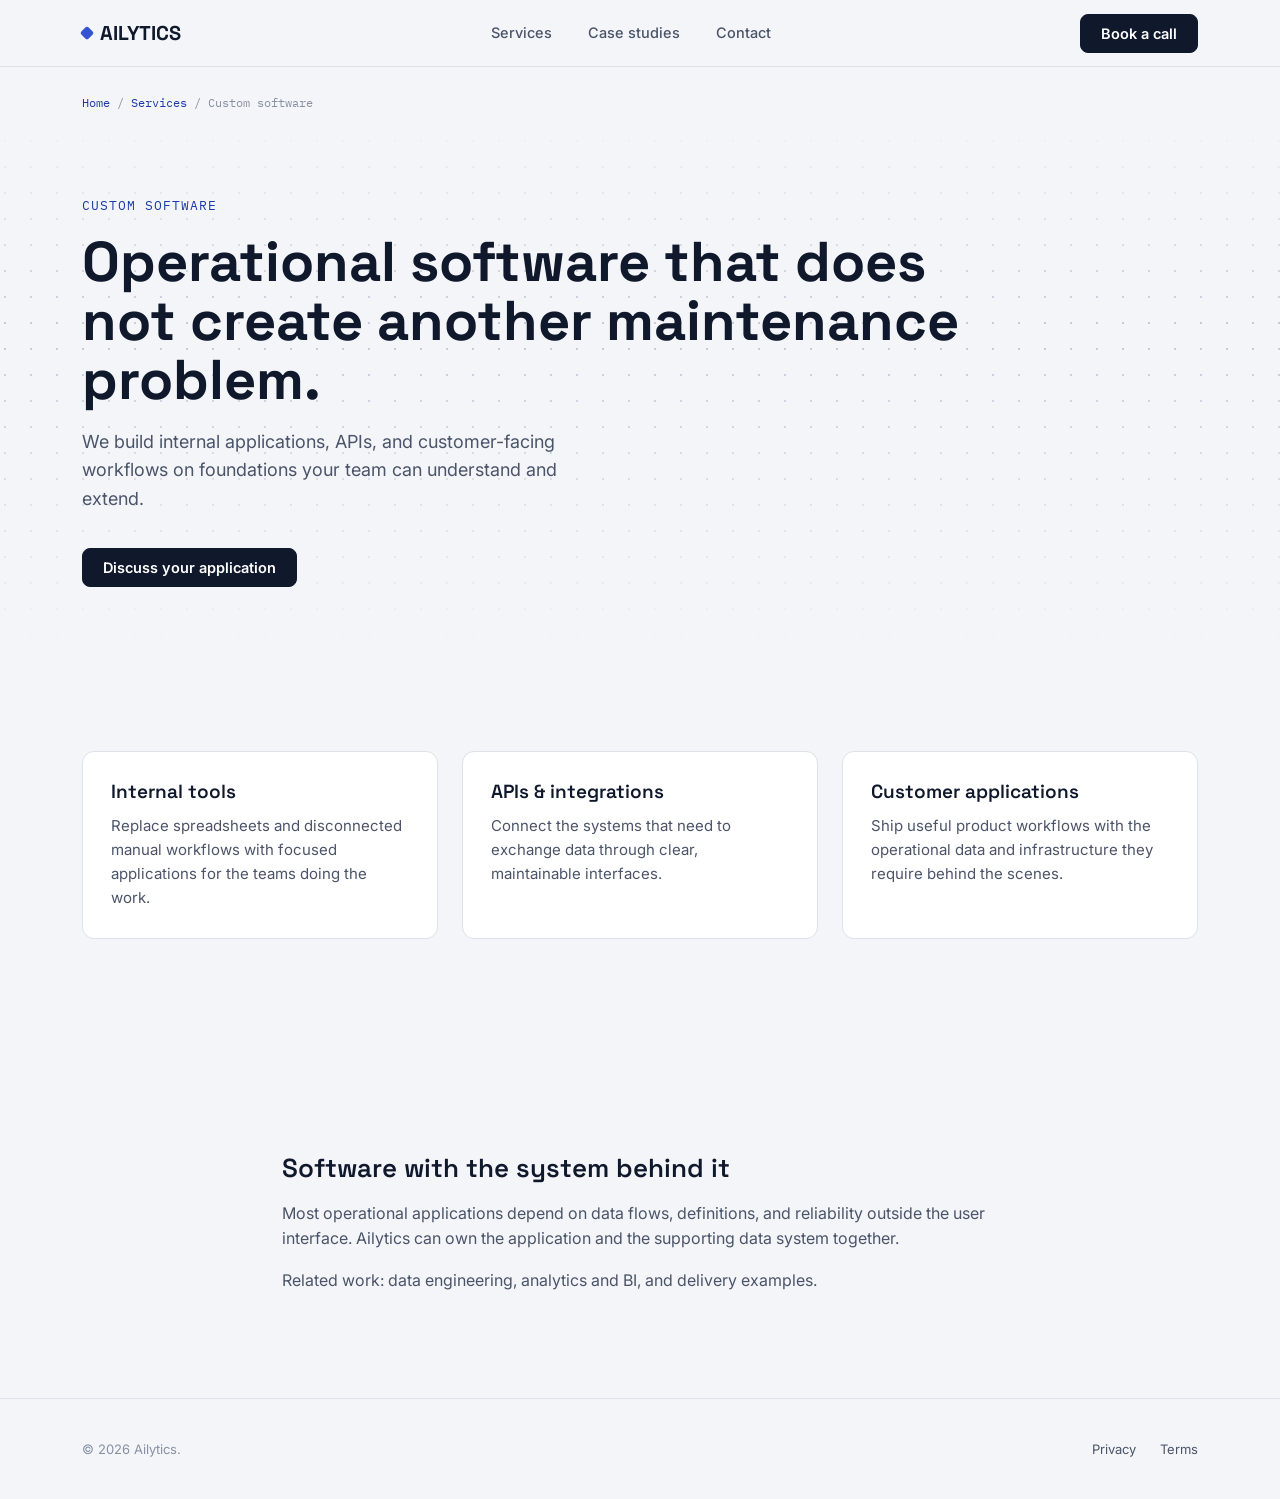
<file: custom-software.html>
<!doctype html><html lang="en"><head><meta charset="utf-8"><meta name="viewport" content="width=device-width,initial-scale=1"><title>Custom Software Development | Ailytics</title><meta name="description" content="Ailytics builds maintainable internal tools, APIs, and customer-facing software for teams with operational complexity."><link rel="canonical" href="https://ailytics.in/custom-software.html"><meta property="og:title" content="Custom Software Development | Ailytics"><meta property="og:description" content="Maintainable internal tools, APIs, and production applications."><meta property="og:image" content="https://ailytics.in/og-image.png"><link rel="stylesheet" href="site.css"><link rel="preconnect" href="https://fonts.googleapis.com"><link rel="preconnect" href="https://fonts.gstatic.com" crossorigin><link href="https://fonts.googleapis.com/css2?family=Space+Grotesk:wght@500;600;700&family=Inter:wght@400;500;600&family=IBM+Plex+Mono:wght@400;500&display=swap" rel="stylesheet"></head><body><header class="site-header"><nav class="nav wrap"><a class="brand" href="index.html"><i class="mark"></i>AILYTICS</a><ul class="links"><li><a href="services.html">Services</a></li><li><a href="case-studies.html">Case studies</a></li><li><a href="contact.html">Contact</a></li></ul><a class="button" href="https://calendly.com/ailyticssystem/30min" target="_blank" rel="noopener noreferrer">Book a call</a></nav></header><main><div class="wrap breadcrumb"><a href="index.html">Home</a> / <a href="services.html">Services</a> / Custom software</div><section class="hero"><div class="wrap"><span class="eyebrow">Custom software</span><h1>Operational software that does not create another maintenance problem.</h1><p>We build internal applications, APIs, and customer-facing workflows on foundations your team can understand and extend.</p><div class="actions"><a class="button" href="contact.html">Discuss your application</a></div></div></section><section><div class="wrap grid"><article class="card"><h2>Internal tools</h2><p>Replace spreadsheets and disconnected manual workflows with focused applications for the teams doing the work.</p></article><article class="card"><h2>APIs & integrations</h2><p>Connect the systems that need to exchange data through clear, maintainable interfaces.</p></article><article class="card"><h2>Customer applications</h2><p>Ship useful product workflows with the operational data and infrastructure they require behind the scenes.</p></article></div></section><section><div class="wrap prose"><h2>Software with the system behind it</h2><p>Most operational applications depend on data flows, definitions, and reliability outside the user interface. Ailytics can own the application and the supporting data system together.</p><p>Related work: <a href="data-engineering.html">data engineering</a>, <a href="analytics-bi.html">analytics and BI</a>, and <a href="case-studies.html">delivery examples</a>.</p></div></section></main><footer><div class="wrap"><span>© 2026 Ailytics.</span><ul class="foot-links"><li><a href="privacy.html">Privacy</a></li><li><a href="terms.html">Terms</a></li></ul></div></footer><a class="button mobile-book" href="https://calendly.com/ailyticssystem/30min" target="_blank" rel="noopener noreferrer">Book a call</a></body></html>
</file>
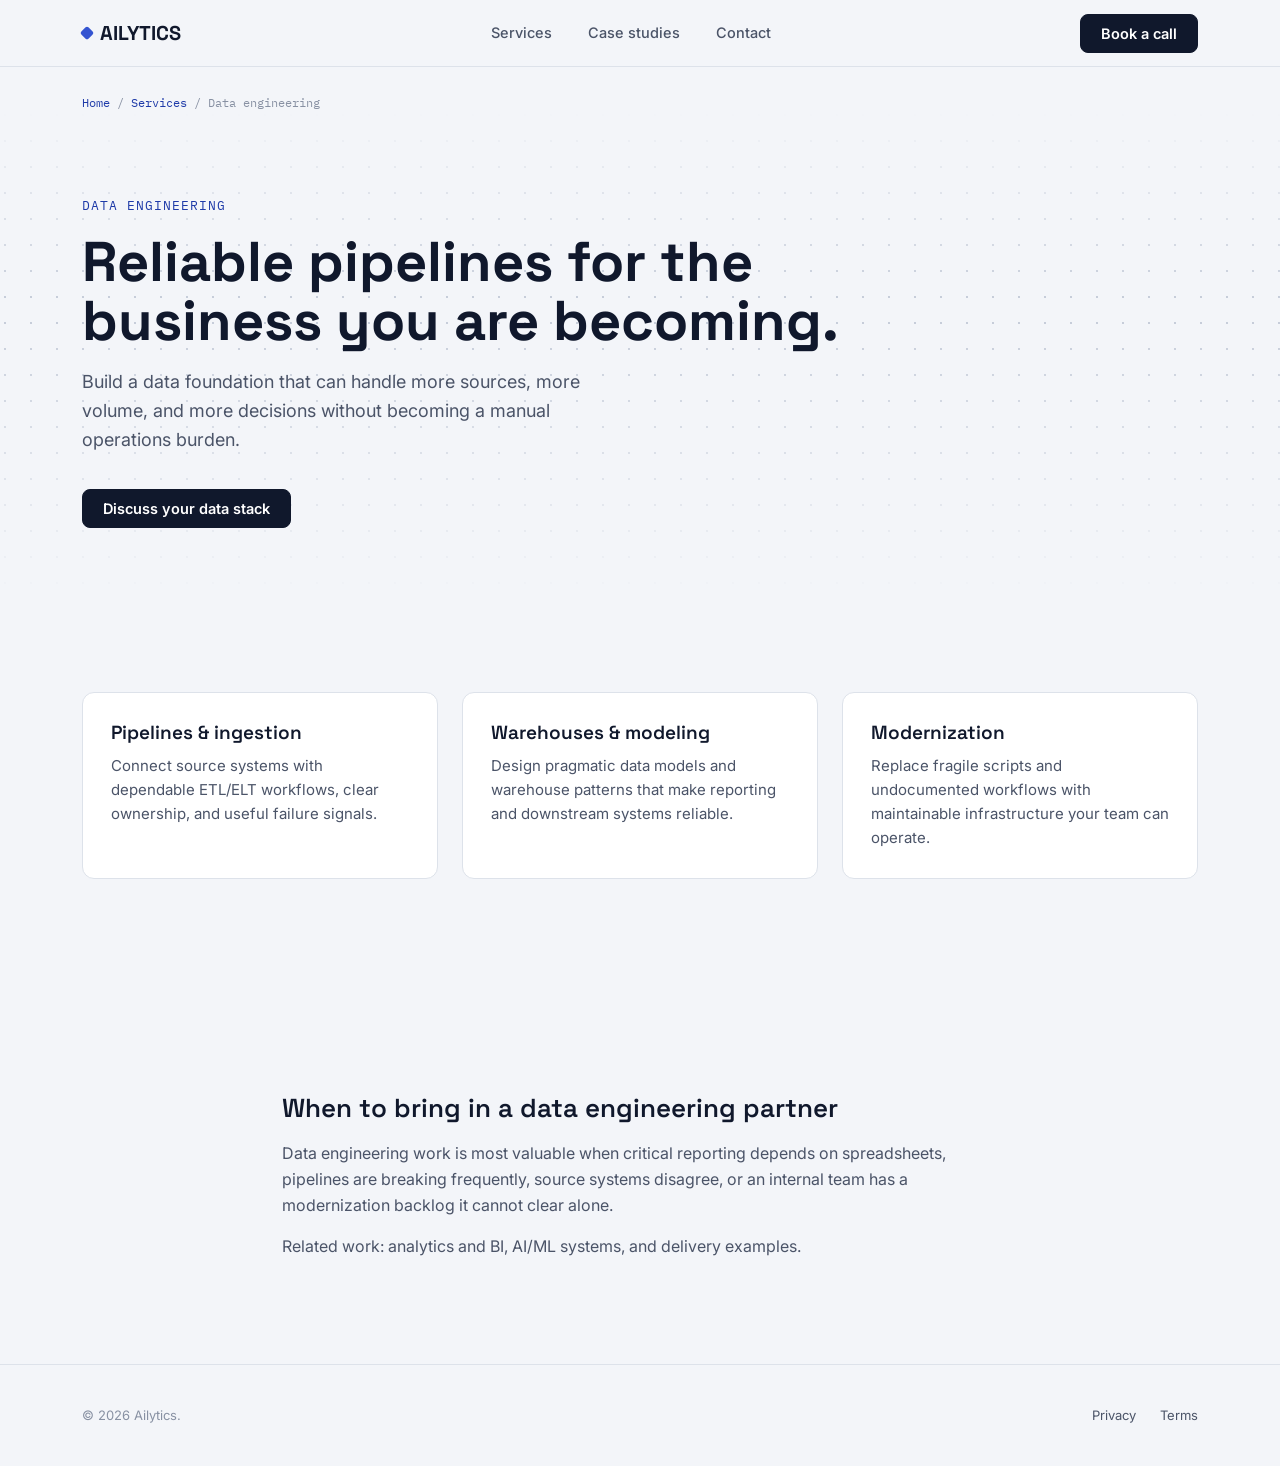
<file: data-engineering.html>
<!doctype html><html lang="en"><head><meta charset="utf-8"><meta name="viewport" content="width=device-width,initial-scale=1"><title>Data Engineering Services | Ailytics</title><meta name="description" content="Ailytics designs and modernizes reliable data pipelines, warehouses, and operational data foundations for growing teams."><link rel="canonical" href="https://ailytics.in/data-engineering.html"><meta property="og:title" content="Data Engineering Services | Ailytics"><meta property="og:description" content="Reliable pipelines and warehouses for growing teams."><meta property="og:image" content="https://ailytics.in/og-image.png"><link rel="stylesheet" href="site.css"><link rel="preconnect" href="https://fonts.googleapis.com"><link rel="preconnect" href="https://fonts.gstatic.com" crossorigin><link href="https://fonts.googleapis.com/css2?family=Space+Grotesk:wght@500;600;700&family=Inter:wght@400;500;600&family=IBM+Plex+Mono:wght@400;500&display=swap" rel="stylesheet"></head><body><header class="site-header"><nav class="nav wrap"><a class="brand" href="index.html"><i class="mark"></i>AILYTICS</a><ul class="links"><li><a href="services.html">Services</a></li><li><a href="case-studies.html">Case studies</a></li><li><a href="contact.html">Contact</a></li></ul><a class="button" href="https://calendly.com/ailyticssystem/30min" target="_blank" rel="noopener noreferrer">Book a call</a></nav></header><main><div class="wrap breadcrumb"><a href="index.html">Home</a> / <a href="services.html">Services</a> / Data engineering</div><section class="hero"><div class="wrap"><span class="eyebrow">Data engineering</span><h1>Reliable pipelines for the business you are becoming.</h1><p>Build a data foundation that can handle more sources, more volume, and more decisions without becoming a manual operations burden.</p><div class="actions"><a class="button" href="contact.html">Discuss your data stack</a></div></div></section><section><div class="wrap grid"><article class="card"><h2>Pipelines & ingestion</h2><p>Connect source systems with dependable ETL/ELT workflows, clear ownership, and useful failure signals.</p></article><article class="card"><h2>Warehouses & modeling</h2><p>Design pragmatic data models and warehouse patterns that make reporting and downstream systems reliable.</p></article><article class="card"><h2>Modernization</h2><p>Replace fragile scripts and undocumented workflows with maintainable infrastructure your team can operate.</p></article></div></section><section><div class="wrap prose"><h2>When to bring in a data engineering partner</h2><p>Data engineering work is most valuable when critical reporting depends on spreadsheets, pipelines are breaking frequently, source systems disagree, or an internal team has a modernization backlog it cannot clear alone.</p><p>Related work: <a href="analytics-bi.html">analytics and BI</a>, <a href="ai-ml-systems.html">AI/ML systems</a>, and <a href="case-studies.html">delivery examples</a>.</p></div></section></main><footer><div class="wrap"><span>© 2026 Ailytics.</span><ul class="foot-links"><li><a href="privacy.html">Privacy</a></li><li><a href="terms.html">Terms</a></li></ul></div></footer><a class="button mobile-book" href="https://calendly.com/ailyticssystem/30min" target="_blank" rel="noopener noreferrer">Book a call</a></body></html>
</file>
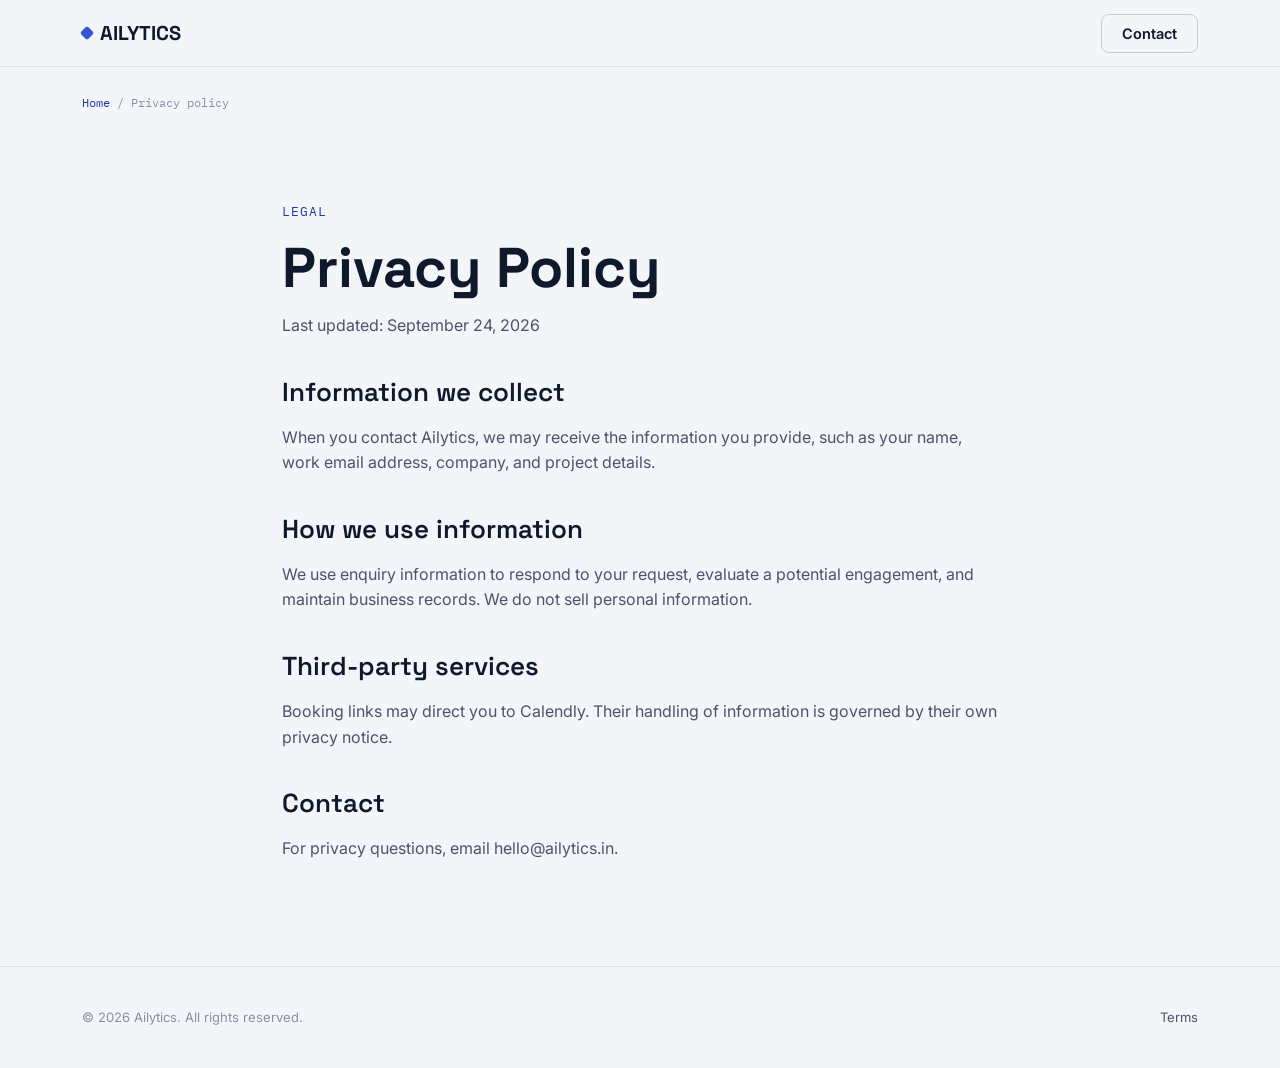
<file: privacy.html>
<!doctype html><html lang="en"><head><meta charset="utf-8"><meta name="viewport" content="width=device-width,initial-scale=1"><title>Privacy Policy | Ailytics</title><meta name="description" content="Ailytics privacy policy."><meta name="robots" content="index,follow"><link rel="canonical" href="https://ailytics.in/privacy.html"><link rel="stylesheet" href="site.css"><link rel="preconnect" href="https://fonts.googleapis.com"><link rel="preconnect" href="https://fonts.gstatic.com" crossorigin><link href="https://fonts.googleapis.com/css2?family=Space+Grotesk:wght@500;600;700&family=Inter:wght@400;500;600&family=IBM+Plex+Mono:wght@400;500&display=swap" rel="stylesheet"></head><body><header class="site-header"><nav class="nav wrap"><a class="brand" href="index.html"><i class="mark"></i>AILYTICS</a><a class="button secondary" href="contact.html">Contact</a></nav></header><main><div class="wrap breadcrumb"><a href="index.html">Home</a> / Privacy policy</div><section><article class="wrap prose"><span class="eyebrow">Legal</span><h1>Privacy Policy</h1><p>Last updated: September 24, 2026</p><h2>Information we collect</h2><p>When you contact Ailytics, we may receive the information you provide, such as your name, work email address, company, and project details.</p><h2>How we use information</h2><p>We use enquiry information to respond to your request, evaluate a potential engagement, and maintain business records. We do not sell personal information.</p><h2>Third-party services</h2><p>Booking links may direct you to Calendly. Their handling of information is governed by their own privacy notice.</p><h2>Contact</h2><p>For privacy questions, email <a href="mailto:hello@ailytics.in">hello@ailytics.in</a>.</p></article></section></main><footer><div class="wrap"><span>© 2026 Ailytics. All rights reserved.</span><ul class="foot-links"><li><a href="terms.html">Terms</a></li></ul></div></footer></body></html>
</file>
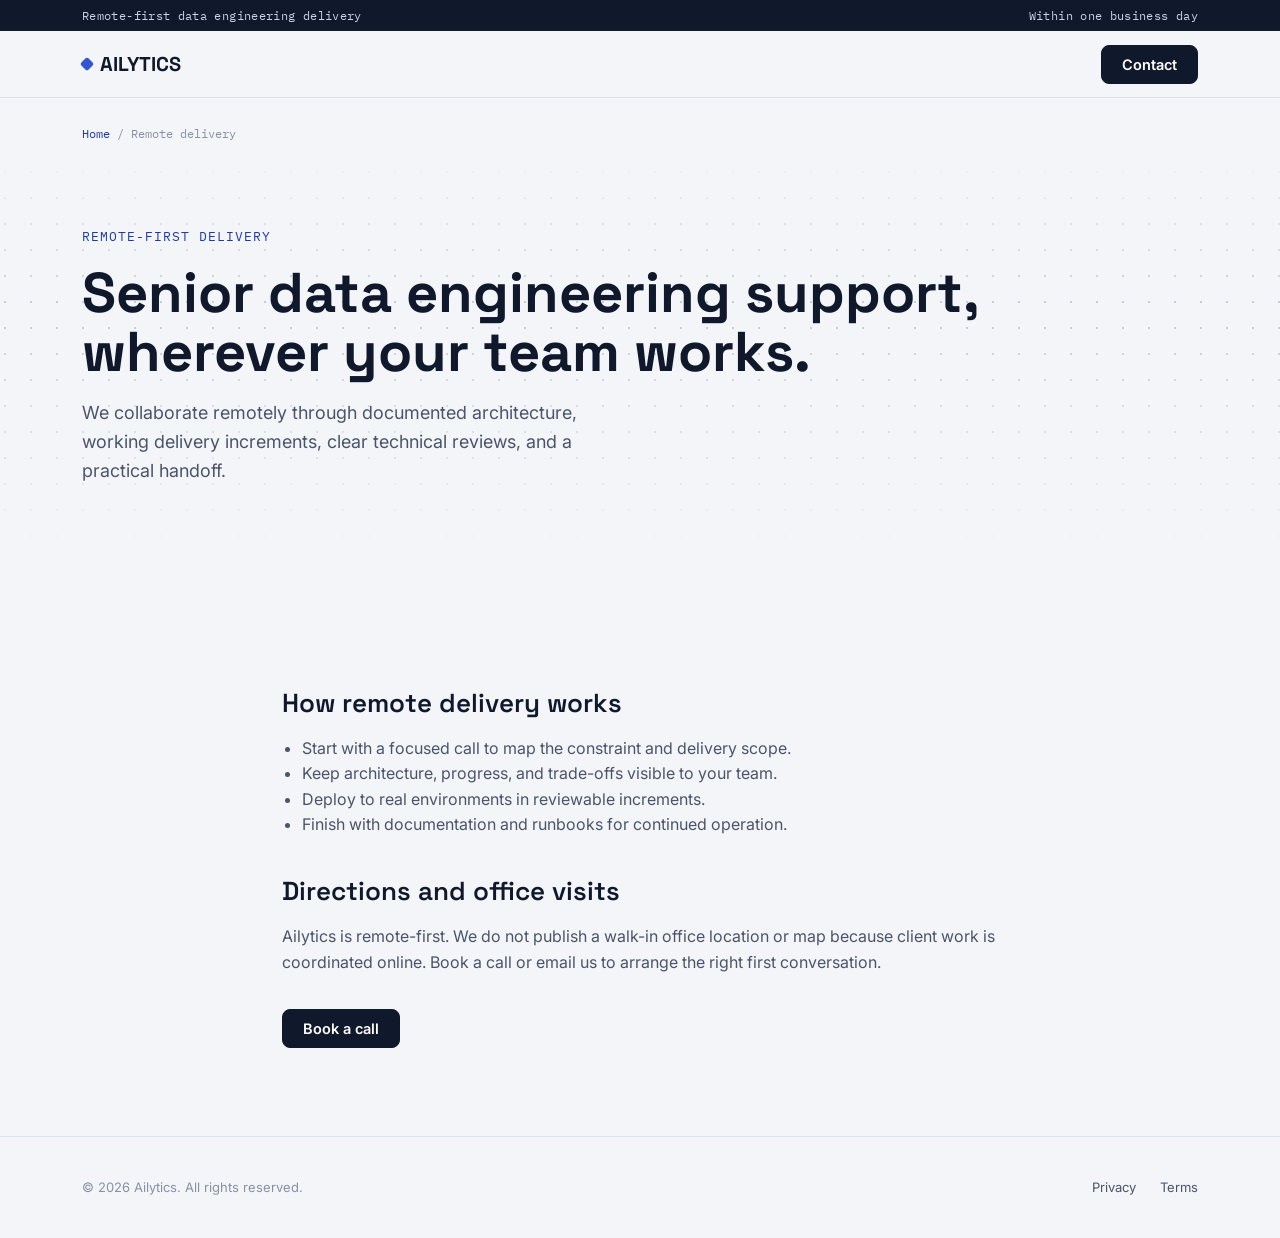
<file: remote-data-engineering.html>
<!doctype html><html lang="en"><head><meta charset="utf-8"><meta name="viewport" content="width=device-width,initial-scale=1"><title>Remote Data Engineering Partner | Ailytics</title><meta name="description" content="Ailytics provides remote-first data engineering, analytics, and production system delivery for growing teams."><link rel="canonical" href="https://ailytics.in/remote-data-engineering.html"><meta property="og:title" content="Remote Data Engineering Partner | Ailytics"><meta property="og:description" content="Remote-first delivery for production-ready data systems."><meta property="og:image" content="https://ailytics.in/og-image.png"><link rel="stylesheet" href="site.css"><link rel="preconnect" href="https://fonts.googleapis.com"><link rel="preconnect" href="https://fonts.gstatic.com" crossorigin><link href="https://fonts.googleapis.com/css2?family=Space+Grotesk:wght@500;600;700&family=Inter:wght@400;500;600&family=IBM+Plex+Mono:wght@400;500&display=swap" rel="stylesheet"></head><body><div class="strip"><div class="wrap"><span>Remote-first data engineering delivery</span><span>Within one business day</span></div></div><header class="site-header"><nav class="nav wrap"><a class="brand" href="index.html"><i class="mark"></i>AILYTICS</a><a class="button" href="contact.html">Contact</a></nav></header><main><div class="wrap breadcrumb"><a href="index.html">Home</a> / Remote delivery</div><section class="hero"><div class="wrap"><span class="eyebrow">Remote-first delivery</span><h1>Senior data engineering support, wherever your team works.</h1><p>We collaborate remotely through documented architecture, working delivery increments, clear technical reviews, and a practical handoff.</p></div></section><section><div class="wrap prose"><h2>How remote delivery works</h2><ul><li>Start with a focused call to map the constraint and delivery scope.</li><li>Keep architecture, progress, and trade-offs visible to your team.</li><li>Deploy to real environments in reviewable increments.</li><li>Finish with documentation and runbooks for continued operation.</li></ul><h2>Directions and office visits</h2><p>Ailytics is remote-first. We do not publish a walk-in office location or map because client work is coordinated online. Book a call or email us to arrange the right first conversation.</p><div class="actions"><a class="button" href="https://calendly.com/ailyticssystem/30min" target="_blank" rel="noopener noreferrer">Book a call</a></div></div></section></main><footer><div class="wrap"><span>© 2026 Ailytics. All rights reserved.</span><ul class="foot-links"><li><a href="privacy.html">Privacy</a></li><li><a href="terms.html">Terms</a></li></ul></div></footer></body></html>
</file>
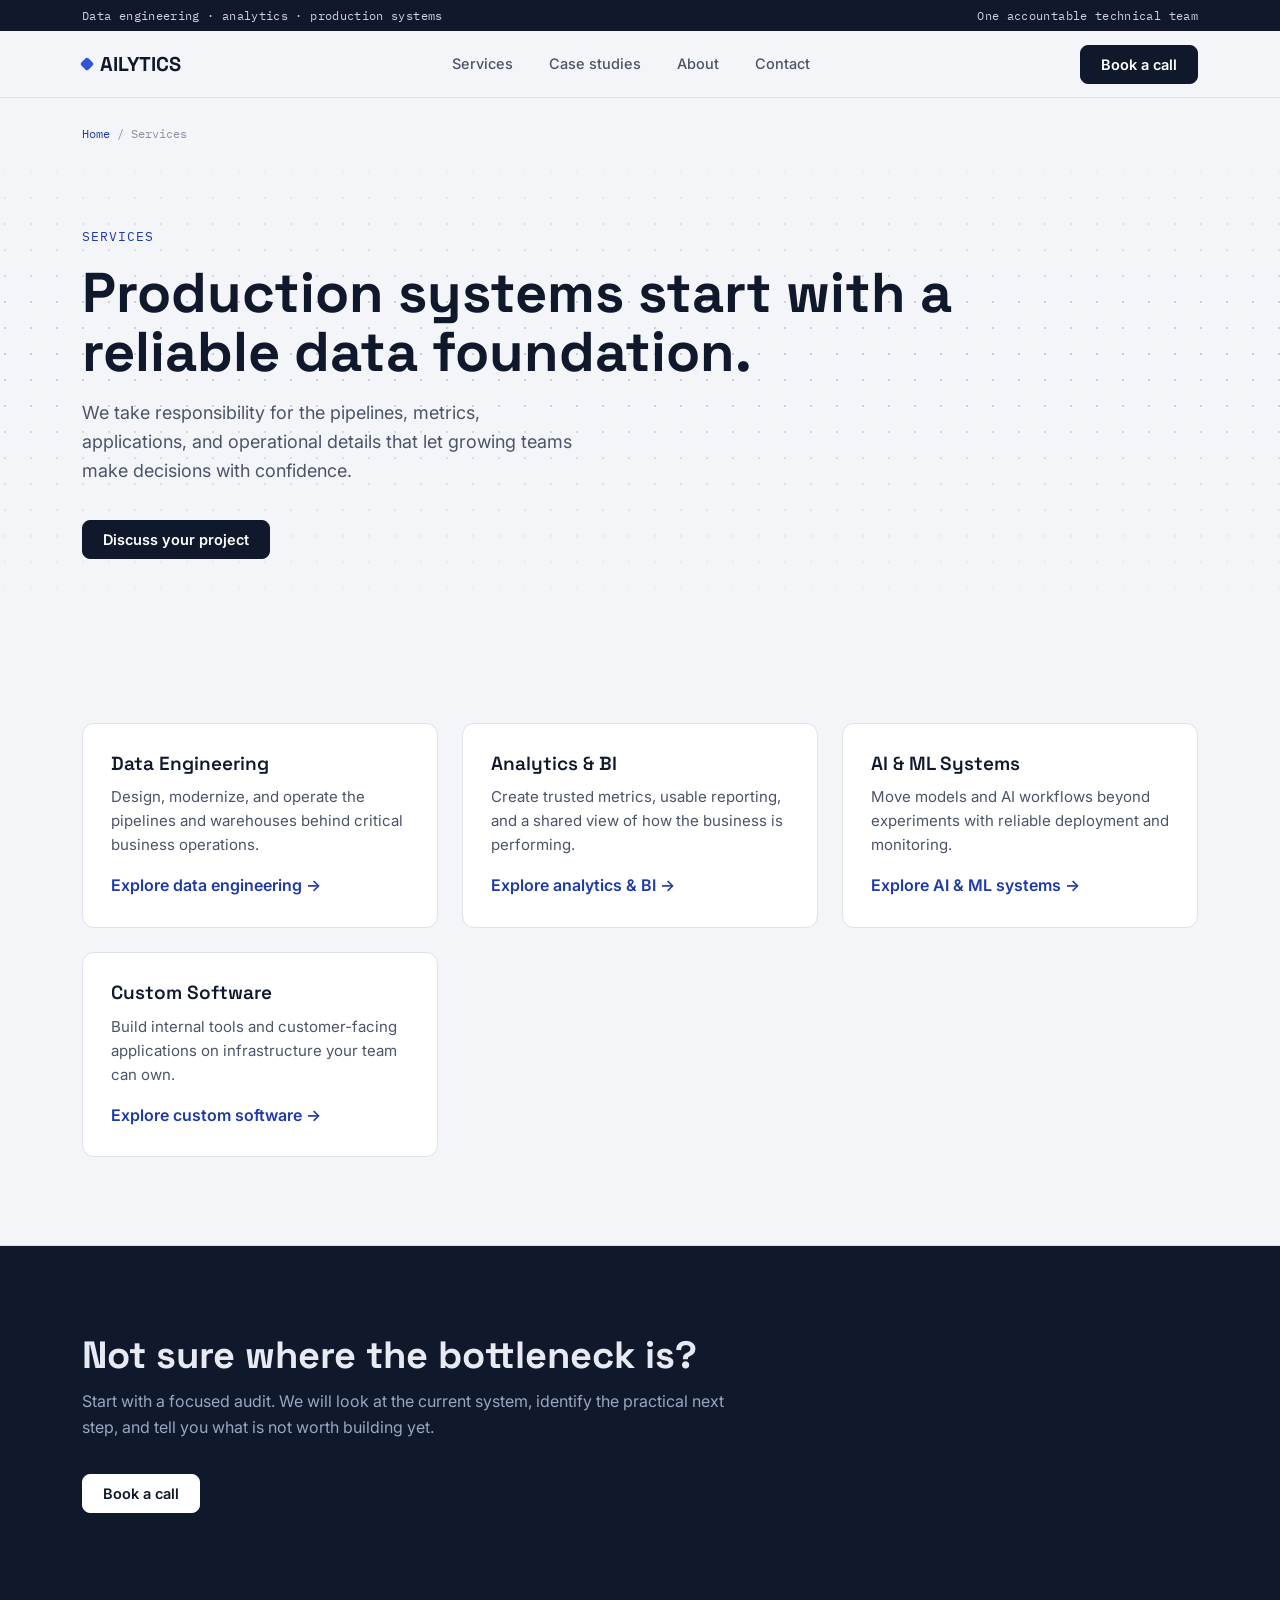
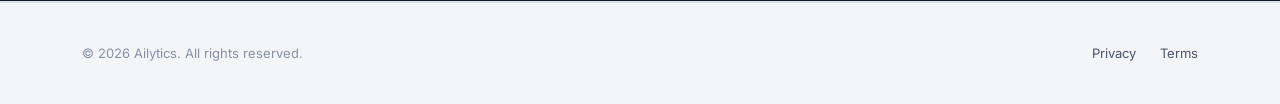
<file: services.html>
<!doctype html><html lang="en"><head><meta charset="utf-8"><meta name="viewport" content="width=device-width,initial-scale=1"><title>Data Engineering & Analytics Services | Ailytics</title><meta name="description" content="Explore Ailytics data engineering, analytics, AI/ML, and custom software services for teams building production-ready data systems."><link rel="canonical" href="https://ailytics.in/services.html"><meta property="og:title" content="Data Engineering & Analytics Services | Ailytics"><meta property="og:description" content="One accountable engineering team for reliable data systems."><meta property="og:image" content="https://ailytics.in/og-image.png"><link rel="stylesheet" href="site.css"><link rel="preconnect" href="https://fonts.googleapis.com"><link rel="preconnect" href="https://fonts.gstatic.com" crossorigin><link href="https://fonts.googleapis.com/css2?family=Space+Grotesk:wght@500;600;700&family=Inter:wght@400;500;600&family=IBM+Plex+Mono:wght@400;500&display=swap" rel="stylesheet"></head><body><div class="strip"><div class="wrap"><span>Data engineering · analytics · production systems</span><span>One accountable technical team</span></div></div><header class="site-header"><nav class="nav wrap"><a class="brand" href="index.html"><i class="mark"></i>AILYTICS</a><ul class="links"><li><a href="services.html">Services</a></li><li><a href="case-studies.html">Case studies</a></li><li><a href="about.html">About</a></li><li><a href="contact.html">Contact</a></li></ul><a class="button" href="https://calendly.com/ailyticssystem/30min" target="_blank" rel="noopener noreferrer">Book a call</a></nav></header><main><div class="wrap breadcrumb"><a href="index.html">Home</a> / Services</div><section class="hero"><div class="wrap"><span class="eyebrow">Services</span><h1>Production systems start with a reliable data foundation.</h1><p>We take responsibility for the pipelines, metrics, applications, and operational details that let growing teams make decisions with confidence.</p><div class="actions"><a class="button" href="contact.html">Discuss your project</a></div></div></section><section><div class="wrap grid"><article class="card"><h2>Data Engineering</h2><p>Design, modernize, and operate the pipelines and warehouses behind critical business operations.</p><a href="data-engineering.html">Explore data engineering →</a></article><article class="card"><h2>Analytics & BI</h2><p>Create trusted metrics, usable reporting, and a shared view of how the business is performing.</p><a href="analytics-bi.html">Explore analytics & BI →</a></article><article class="card"><h2>AI & ML Systems</h2><p>Move models and AI workflows beyond experiments with reliable deployment and monitoring.</p><a href="ai-ml-systems.html">Explore AI & ML systems →</a></article><article class="card"><h2>Custom Software</h2><p>Build internal tools and customer-facing applications on infrastructure your team can own.</p><a href="custom-software.html">Explore custom software →</a></article></div></section><section class="banner"><div class="wrap"><h2>Not sure where the bottleneck is?</h2><p>Start with a focused audit. We will look at the current system, identify the practical next step, and tell you what is not worth building yet.</p><div class="actions"><a class="button" href="https://calendly.com/ailyticssystem/30min" target="_blank" rel="noopener noreferrer">Book a call</a></div></div></section></main><footer><div class="wrap"><span>© 2026 Ailytics. All rights reserved.</span><ul class="foot-links"><li><a href="privacy.html">Privacy</a></li><li><a href="terms.html">Terms</a></li></ul></div></footer><a class="button mobile-book" href="https://calendly.com/ailyticssystem/30min" target="_blank" rel="noopener noreferrer">Book a call</a></body></html>
</file>
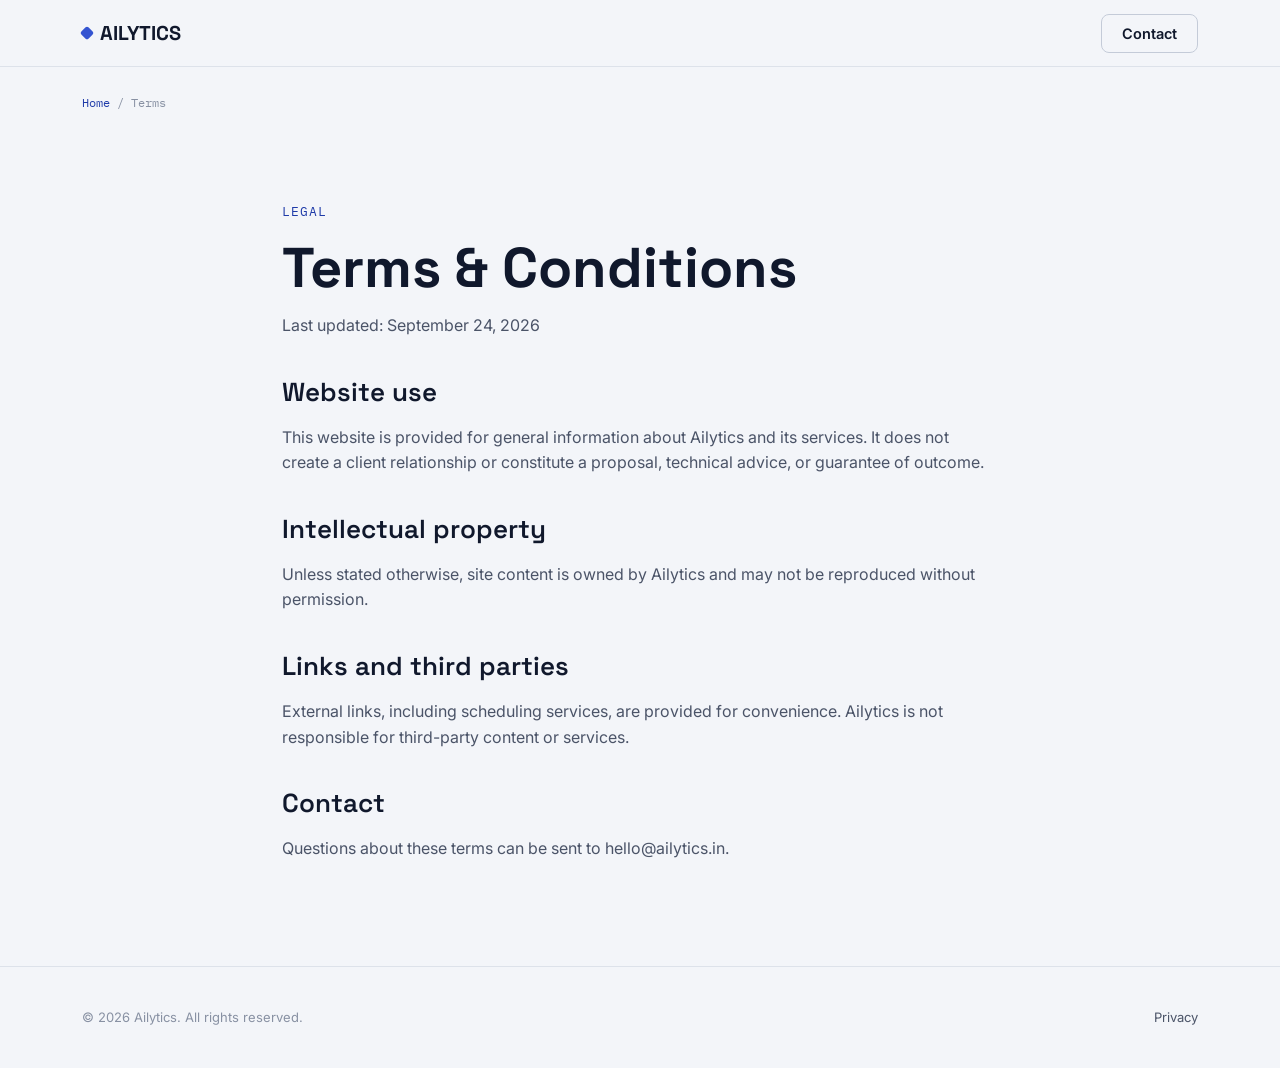
<file: terms.html>
<!doctype html><html lang="en"><head><meta charset="utf-8"><meta name="viewport" content="width=device-width,initial-scale=1"><title>Terms & Conditions | Ailytics</title><meta name="description" content="Ailytics website terms and conditions."><link rel="canonical" href="https://ailytics.in/terms.html"><link rel="stylesheet" href="site.css"><link rel="preconnect" href="https://fonts.googleapis.com"><link rel="preconnect" href="https://fonts.gstatic.com" crossorigin><link href="https://fonts.googleapis.com/css2?family=Space+Grotesk:wght@500;600;700&family=Inter:wght@400;500&family=IBM+Plex+Mono:wght@400;500&display=swap" rel="stylesheet"></head><body><header class="site-header"><nav class="nav wrap"><a class="brand" href="index.html"><i class="mark"></i>AILYTICS</a><a class="button secondary" href="contact.html">Contact</a></nav></header><main><div class="wrap breadcrumb"><a href="index.html">Home</a> / Terms</div><section><article class="wrap prose"><span class="eyebrow">Legal</span><h1>Terms & Conditions</h1><p>Last updated: September 24, 2026</p><h2>Website use</h2><p>This website is provided for general information about Ailytics and its services. It does not create a client relationship or constitute a proposal, technical advice, or guarantee of outcome.</p><h2>Intellectual property</h2><p>Unless stated otherwise, site content is owned by Ailytics and may not be reproduced without permission.</p><h2>Links and third parties</h2><p>External links, including scheduling services, are provided for convenience. Ailytics is not responsible for third-party content or services.</p><h2>Contact</h2><p>Questions about these terms can be sent to <a href="mailto:hello@ailytics.in">hello@ailytics.in</a>.</p></article></section></main><footer><div class="wrap"><span>© 2026 Ailytics. All rights reserved.</span><ul class="foot-links"><li><a href="privacy.html">Privacy</a></li></ul></div></footer></body></html>
</file>
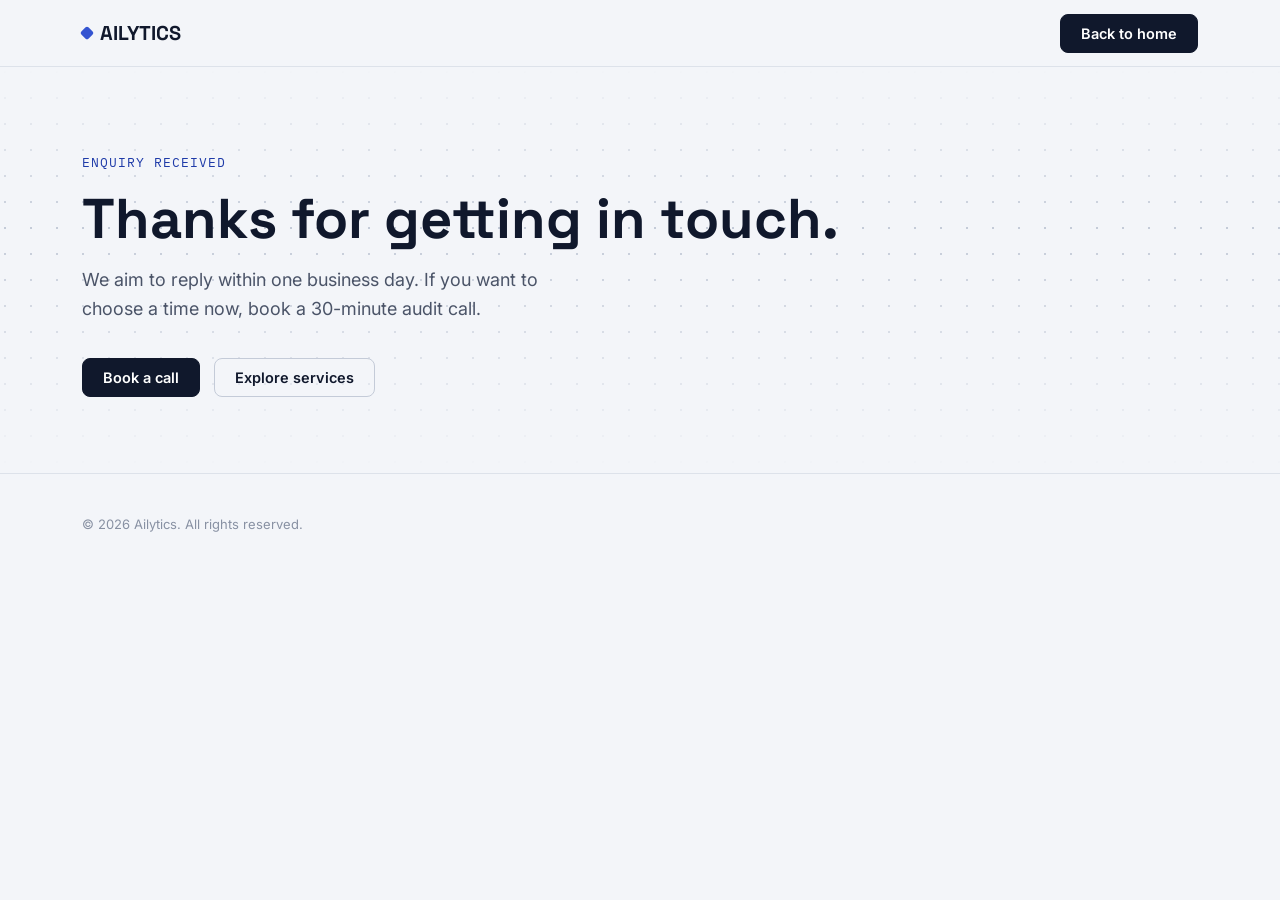
<file: thank-you.html>
<!doctype html><html lang="en"><head><meta charset="utf-8"><meta name="viewport" content="width=device-width,initial-scale=1"><title>Thank You | Ailytics</title><meta name="description" content="Thank you for contacting Ailytics."><meta name="robots" content="noindex,follow"><link rel="stylesheet" href="site.css"><link rel="preconnect" href="https://fonts.googleapis.com"><link rel="preconnect" href="https://fonts.gstatic.com" crossorigin><link href="https://fonts.googleapis.com/css2?family=Space+Grotesk:wght@500;600;700&family=Inter:wght@400;500;600&family=IBM+Plex+Mono:wght@400;500&display=swap" rel="stylesheet"></head><body><header class="site-header"><nav class="nav wrap"><a class="brand" href="index.html"><i class="mark"></i>AILYTICS</a><a class="button" href="index.html">Back to home</a></nav></header><main><section class="hero"><div class="wrap"><span class="eyebrow">Enquiry received</span><h1>Thanks for getting in touch.</h1><p>We aim to reply within one business day. If you want to choose a time now, book a 30-minute audit call.</p><div class="actions"><a class="button" href="https://calendly.com/ailyticssystem/30min" target="_blank" rel="noopener noreferrer">Book a call</a><a class="button secondary" href="services.html">Explore services</a></div></div></section></main><footer><div class="wrap"><span>© 2026 Ailytics. All rights reserved.</span></div></footer></body></html>
</file>
<file: site.css>
:root{
	--bg:#F3F5F9; --surface:#FFF; --ink:#10182C; --soft:#4B5468;
	--faint:#8891A3; --accent:#3454D1; --accent-ink:#1E3AA8;
	--line:#DDE2EA; --line-strong:#C4CBD8; --radius:12px;
	--display:"Space Grotesk",sans-serif; --body:"Inter",sans-serif; --mono:"IBM Plex Mono",monospace;
}
*{box-sizing:border-box} html{scroll-behavior:smooth}
body{margin:0;background:var(--bg);color:var(--ink);font:16px/1.6 var(--body);-webkit-font-smoothing:antialiased}
a{color:inherit;text-decoration:none} a:focus-visible{outline:2px solid var(--accent);outline-offset:3px;border-radius:3px}
.wrap{max-width:1180px;width:100%;margin:0 auto;padding:0 32px}
.strip{background:var(--ink);color:#C9D2E8;font:12px var(--mono);letter-spacing:.03em}
.strip .wrap{padding:8px 32px;display:flex;justify-content:space-between;gap:16px;flex-wrap:wrap}
.site-header{position:sticky;top:0;z-index:20;background:rgba(243,245,249,.88);backdrop-filter:blur(10px);border-bottom:1px solid var(--line)}
.nav{min-height:66px;display:flex;align-items:center;justify-content:space-between;gap:20px}
.brand{display:flex;align-items:center;gap:8px;font:700 20px var(--display);letter-spacing:0}
.mark{width:10px;height:10px;display:block;background:var(--accent);border-radius:2px;transform:rotate(45deg)}
.links{display:flex;align-items:center;gap:36px;list-style:none;margin:0;padding:0;color:var(--soft);font-size:14.5px;font-weight:500}
.links a:hover{color:var(--ink)}
.button{display:inline-flex;align-items:center;justify-content:center;gap:8px;padding:10px 20px;background:var(--ink);border:1px solid var(--ink);border-radius:8px;color:#fff;font:600 14.5px var(--body);transition:background .15s ease,transform .15s ease}
.button:hover{background:var(--accent-ink);border-color:var(--accent-ink);transform:translateY(-1px)}
.button.secondary{background:transparent;border-color:var(--line-strong);color:var(--ink)}
.button.secondary:hover{background:transparent;border-color:var(--ink)}
.breadcrumb{padding:28px 32px 0;color:var(--faint);font:12px var(--mono)} .breadcrumb a{color:var(--accent-ink)}
.hero{position:relative;padding:82px 0 76px;background-image:radial-gradient(var(--line-strong) 1px,transparent 1px);background-size:26px 26px;background-position:-8px -8px}
.hero:before{content:"";position:absolute;inset:0;background:linear-gradient(180deg,var(--bg),rgba(243,245,249,0) 40%,var(--bg));pointer-events:none}
.hero .wrap{position:relative}.eyebrow{color:var(--accent-ink);font:12.5px var(--mono);letter-spacing:.08em;text-transform:uppercase}
.hero h1{max-width:900px;margin:14px 0 18px;font:700 clamp(36px,4.4vw,56px)/1.06 var(--display);letter-spacing:0}
.hero p{max-width:46ch;margin:0;color:var(--soft);font-size:18px}.actions{display:flex;flex-wrap:wrap;gap:14px;margin-top:34px}
main section{padding:88px 0}.grid{display:grid;grid-template-columns:repeat(3,1fr);gap:24px}
.card{padding:28px;background:var(--surface);border:1px solid var(--line);border-radius:var(--radius)}
.card h2,.card h3{margin:0 0 10px;font:600 19px/1.25 var(--display)}.card p{margin:0;color:var(--soft);font-size:15px}.card a{display:inline-block;margin-top:16px;color:var(--accent-ink);font-weight:600}
.prose{max-width:780px}.prose h1{font:700 clamp(36px,4.4vw,56px)/1.06 var(--display);margin:14px 0}.prose h2{margin:36px 0 8px;font:600 26px var(--display)}.prose p,.prose li{color:var(--soft)}.prose ul{padding-left:20px}
.banner{background:var(--ink);border-top:1px solid var(--line);border-bottom:1px solid var(--line);color:#E7EAF3}.banner h2{margin:0 0 12px;font:700 clamp(28px,3vw,38px)/1.12 var(--display)}.banner p{max-width:650px;margin:0;color:#9AA5C0}.banner .button{background:#fff;border-color:#fff;color:var(--ink)}
.contact-grid{display:grid;grid-template-columns:.8fr 1.2fr;gap:64px}.contact-grid h2{margin:0 0 16px;font:700 clamp(28px,3vw,38px)/1.12 var(--display)}
.contact-list{padding:0;list-style:none}.contact-list li{padding:18px 0;border-bottom:1px solid var(--line)}.contact-list span{display:block;margin-bottom:6px;color:var(--faint);font:12px var(--mono);letter-spacing:.06em;text-transform:uppercase}
.contact-list a[href*="calendly.com"]{display:inline-flex;align-items:center;justify-content:center;padding:10px 20px;background:var(--ink);border:1px solid var(--ink);border-radius:8px;color:#fff;font:600 14.5px var(--body);transition:background .15s ease,transform .15s ease}.contact-list a[href*="calendly.com"]:hover{background:var(--accent-ink);border-color:var(--accent-ink);transform:translateY(-1px)}
form{padding:32px;background:var(--surface);border:1px solid var(--line);border-radius:var(--radius)}.two{display:grid;grid-template-columns:1fr 1fr;gap:16px}.field{margin-bottom:18px}label{display:block;margin-bottom:6px;color:var(--soft);font-size:13px;font-weight:600}
input,textarea,select{width:100%;padding:11px 13px;background:#FAFBFD;border:1px solid var(--line-strong);border-radius:8px;color:var(--ink);font:14.5px var(--body)}textarea{min-height:130px;resize:vertical}input:focus,textarea:focus,select:focus{outline:none;background:#fff;border-color:var(--accent)}
.form-status{min-height:1.6em;margin:12px 0 0;color:var(--soft);font-size:14px}button:disabled{cursor:wait;opacity:.7}
.callout{margin-top:18px;padding:14px 18px;background:#E8EDF8;border-left:3px solid var(--accent);color:var(--soft);font-size:14px}.case-stat{margin-top:16px;color:var(--accent-ink);font:500 22px var(--mono)}
footer{padding:40px 0;border-top:1px solid var(--line);color:var(--faint);font-size:13px}footer .wrap{display:flex;justify-content:space-between;gap:16px;flex-wrap:wrap}.foot-links{display:flex;gap:24px;list-style:none;margin:0;padding:0;color:var(--soft)}
.mobile-book{display:none;position:fixed;right:16px;bottom:16px;z-index:60;box-shadow:0 10px 24px rgba(16,24,44,.24)}
@media(max-width:980px){.grid{grid-template-columns:repeat(2,1fr)}.contact-grid{grid-template-columns:1fr;gap:40px}}
@media(max-width:760px){.wrap{padding:0 20px}.strip .wrap{justify-content:center;padding:8px 20px}.strip span:last-child,.links{display:none}.nav{min-height:62px}.nav .button{padding:8px 13px;font-size:13px}.breadcrumb{padding:20px 20px 0}.hero{padding:56px 0 60px}.hero h1{font-size:36px}main section{padding:60px 0}.grid,.two{grid-template-columns:1fr;gap:16px}.contact-grid{gap:40px}form{padding:24px}footer .wrap{padding:0 20px}.mobile-book{display:inline-flex}}
</file>
